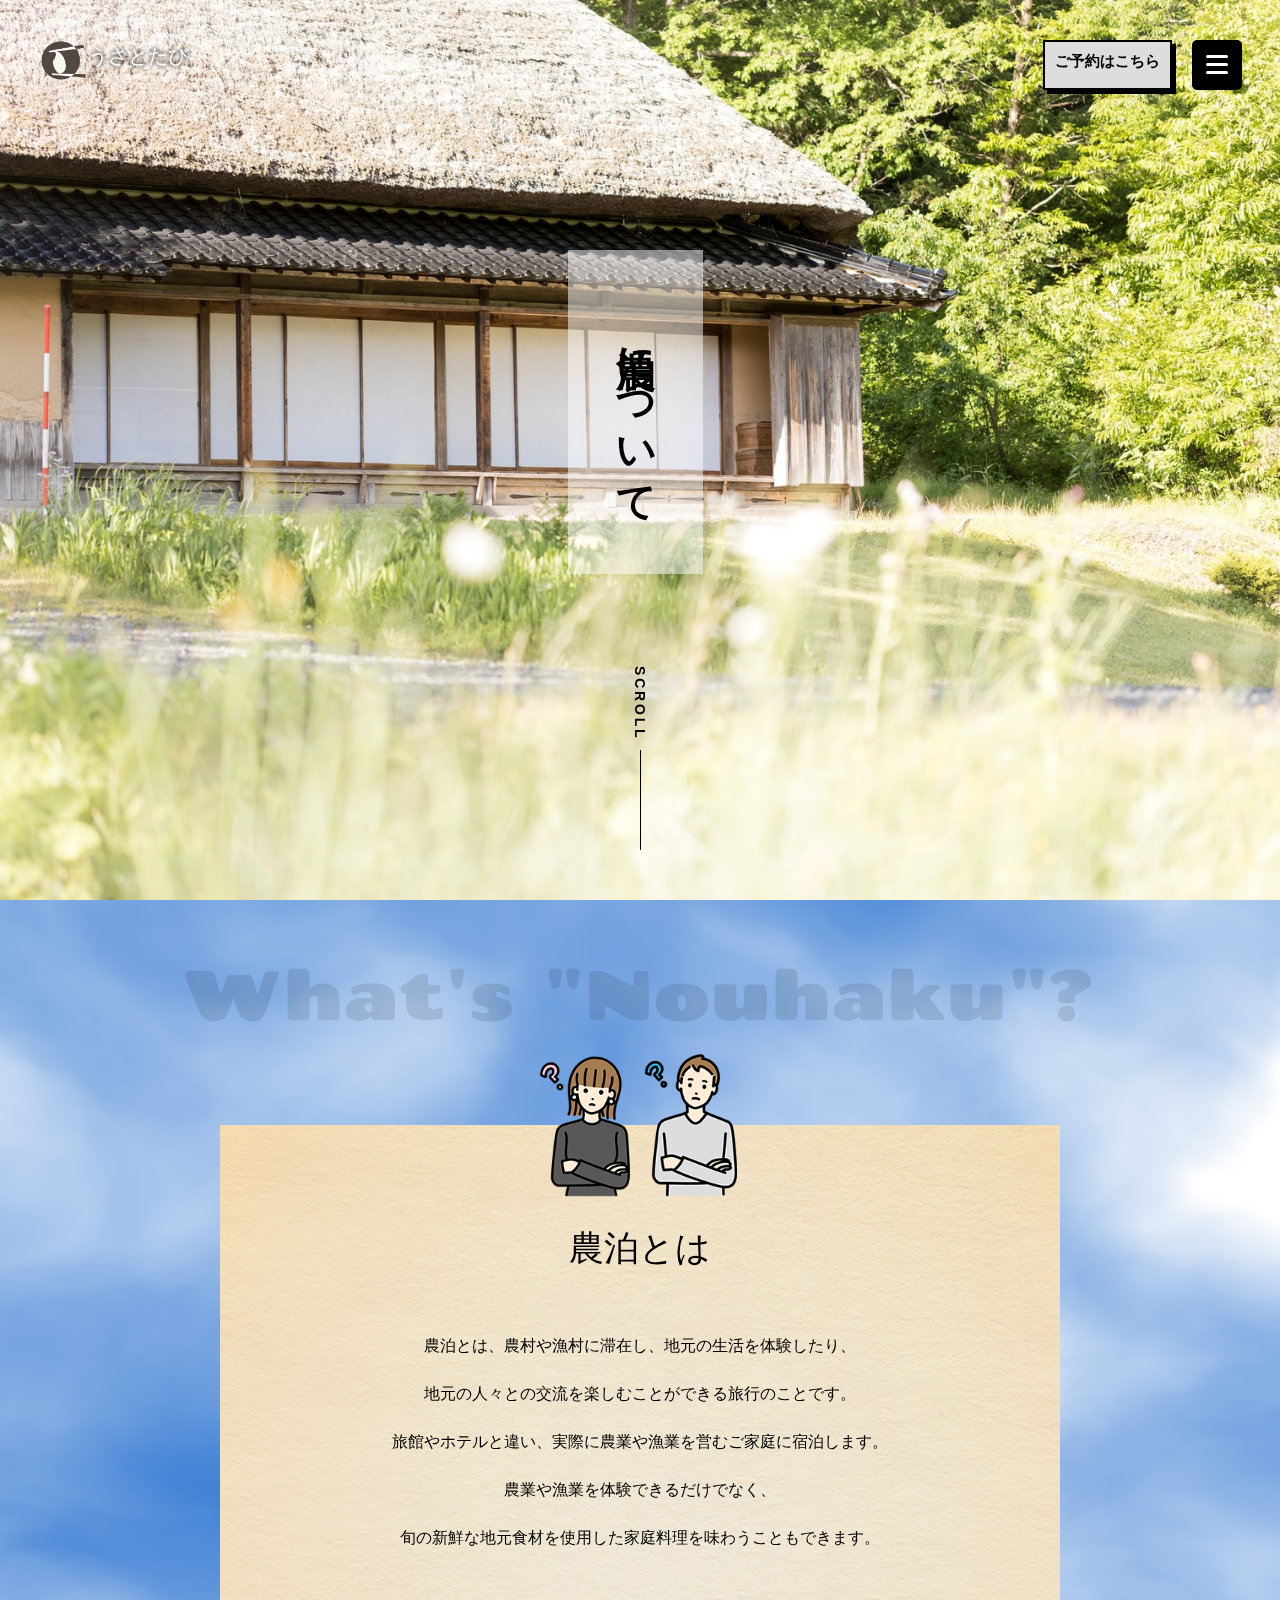
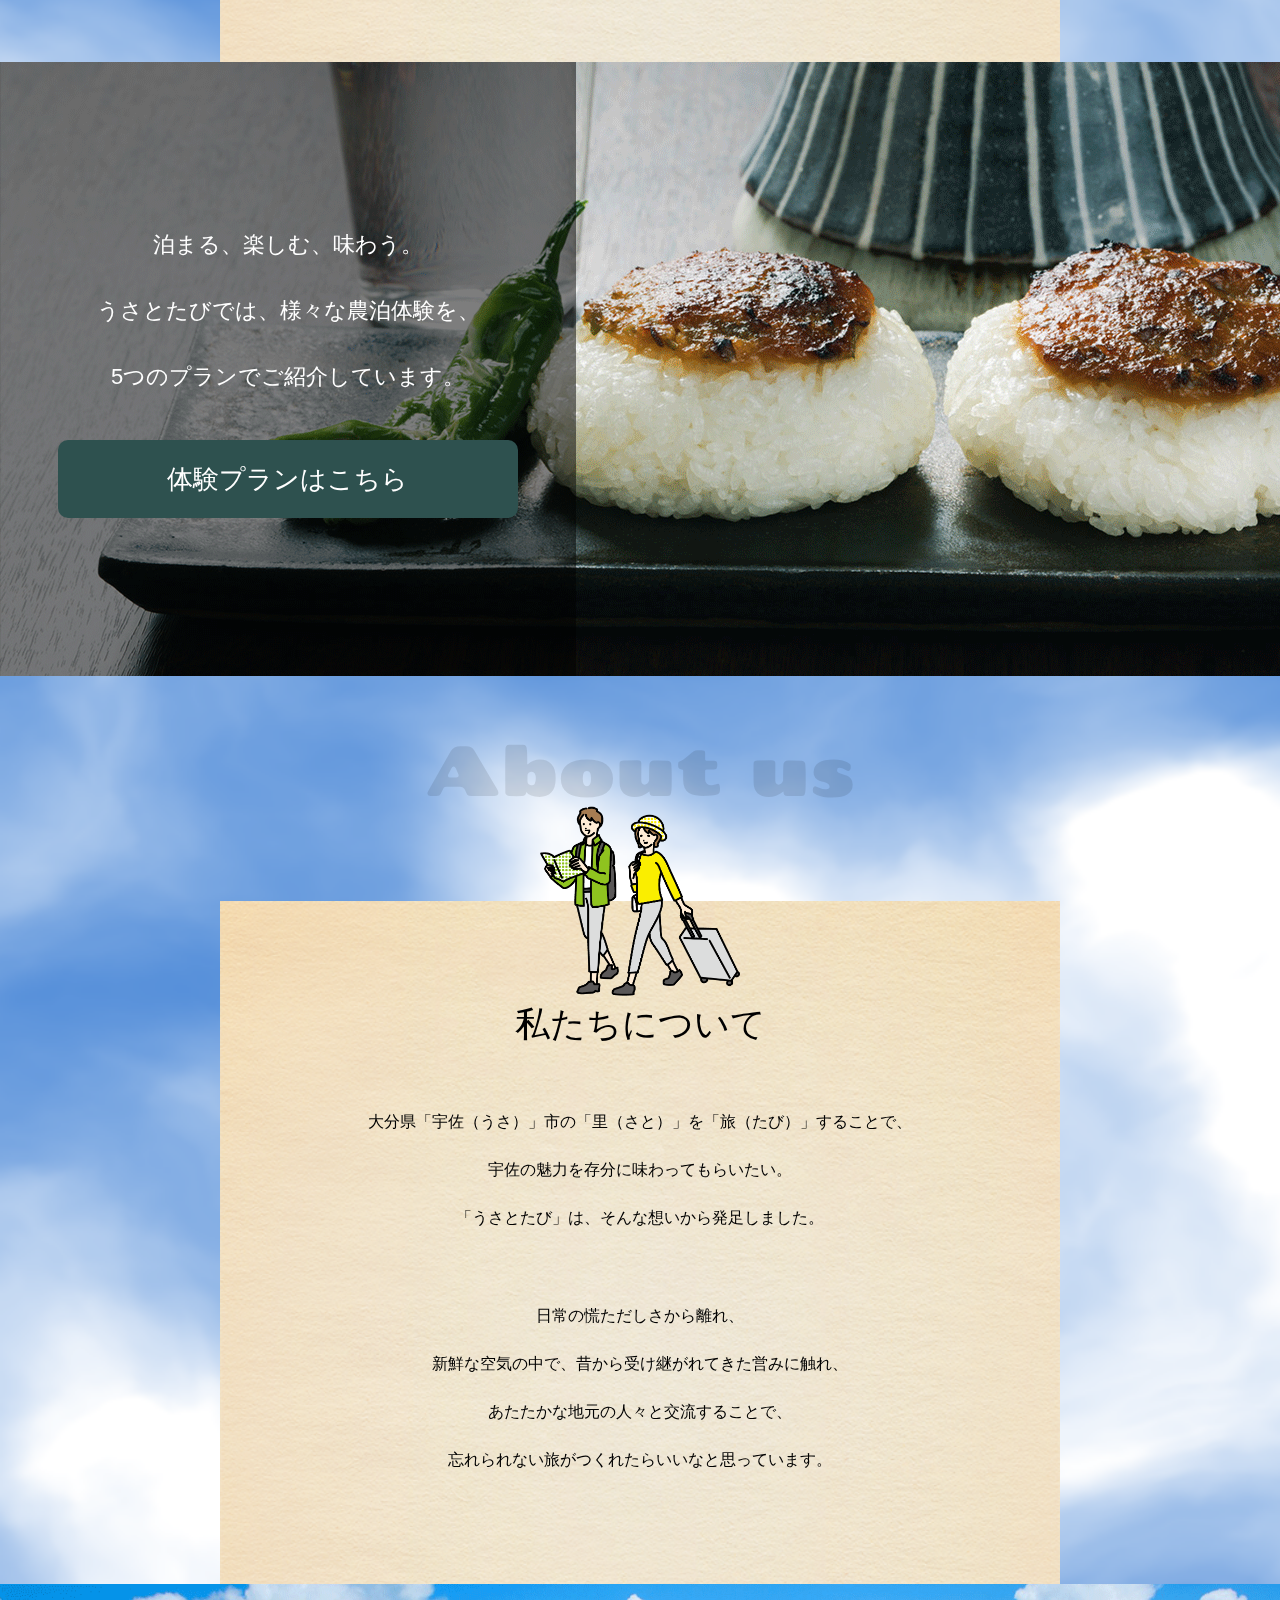
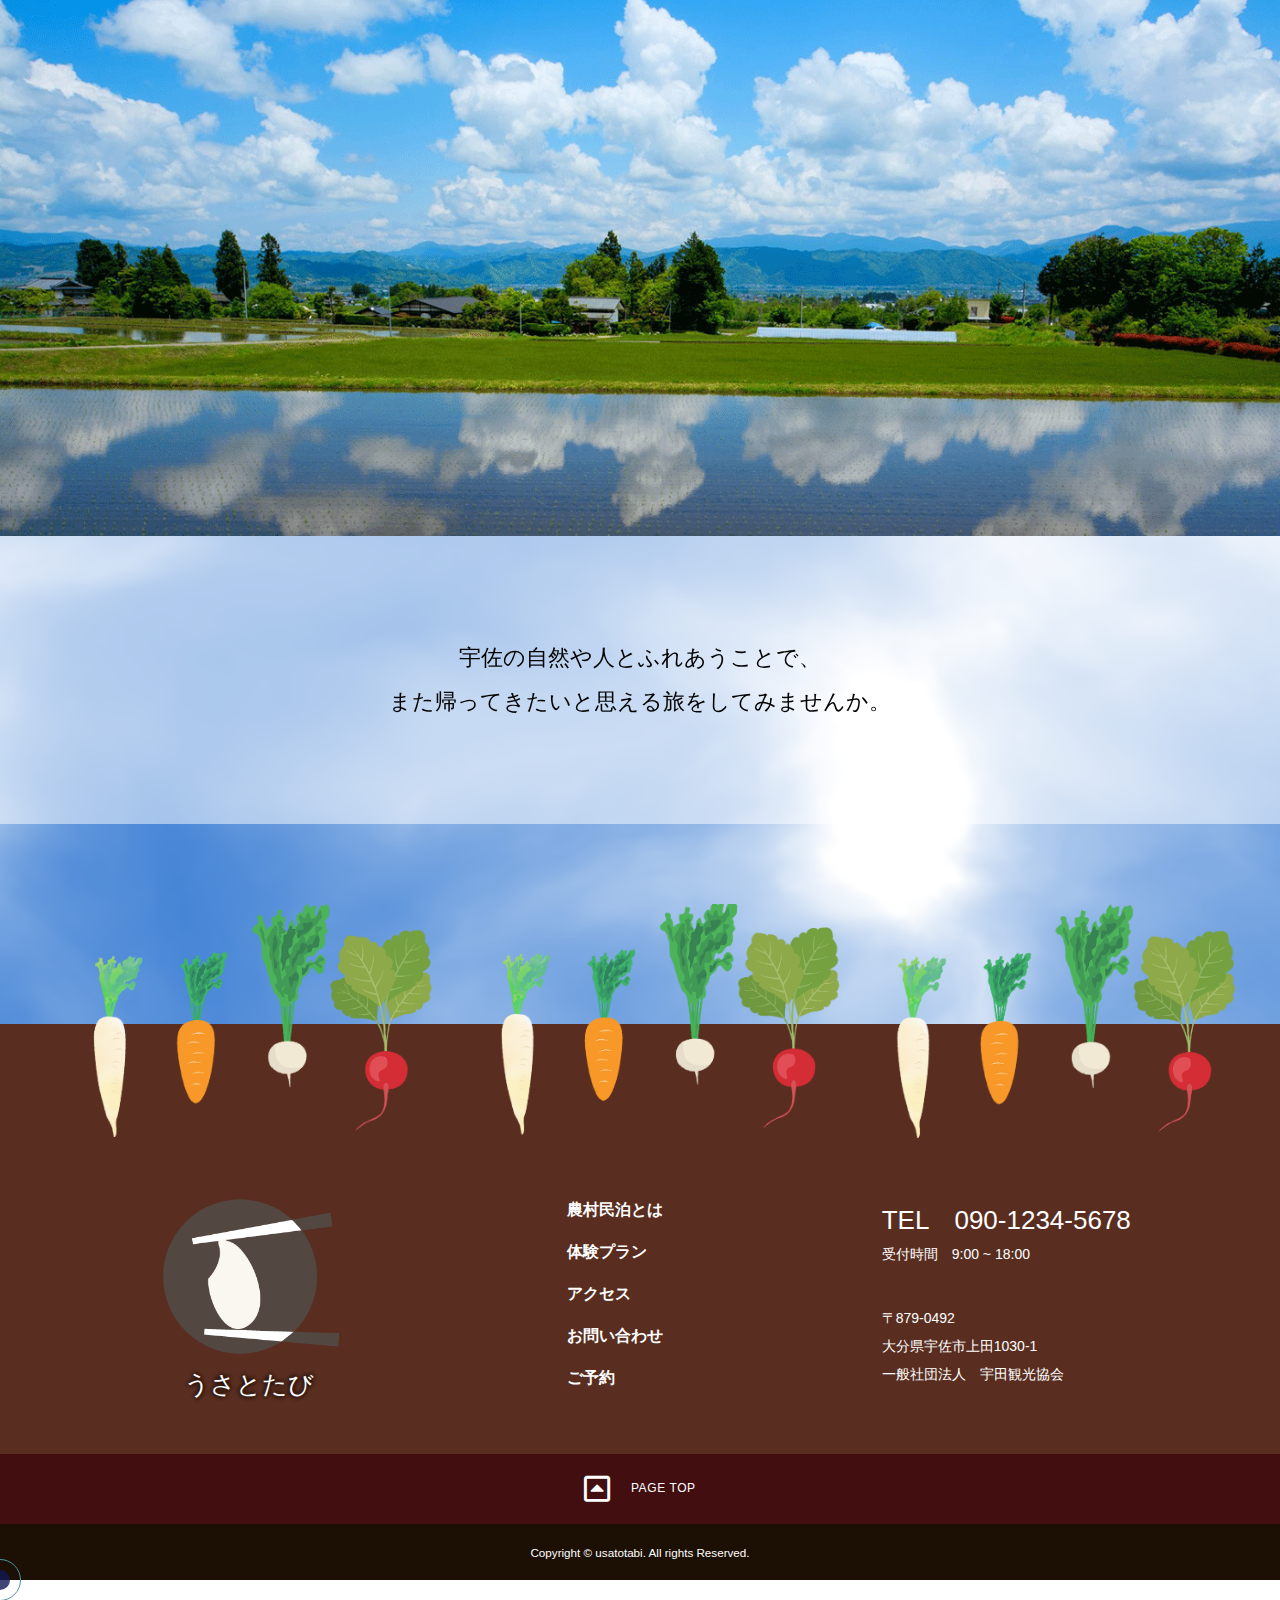
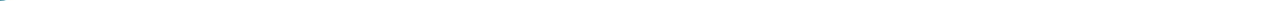
<file: about/index.html>
<!DOCTYPE html>
<html lang="ja">
<!-- aboutページ -->

<head>
    <meta charset="UTF-8">
    <meta name="viewport" content="width=device-width, initial-scale=1.0">
    <link rel="icon" href="../favicon.ico">
    <link rel="preconnect" href="https://fonts.googleapis.com">
    <link rel="preconnect" href="https://fonts.gstatic.com" crossorigin>
    <link href="https://fonts.googleapis.com/css2?family=Chango&display=swap" rel="stylesheet">
    <link href="https://use.fontawesome.com/releases/v5.6.1/css/all.css" rel="stylesheet">
    <link rel="stylesheet" href="../assets/css/reset.css">
    <link rel="stylesheet" type="text/css" href="../assets/css/slick-theme.css">
    <link rel="stylesheet" type="text/css" href="../assets/css/slick.css">
    <link rel="stylesheet" href="../assets/css/style.css">
    <link rel="stylesheet" href="../assets/css/about.css">
    <script src="../assets/js/jquery-3.6.0.min.js"></script>

    <title>Usatotabi | 宇佐観光協会</title>
</head>

<body>
    <header class="ds_f j_sb">
        <div class="logo">
            <a href="../index.html" class="ds_f">
                <img src="../assets/images/common/logo.png" alt="ロゴ">
                <p class="logo_text">うさとたび</p>
            </a>
        </div>
        <div class="ds_f j_sb">
            <!-- 予約ボタン -->
            <div class="r_btn">
                <a href="../reservation/index.html">ご予約はこちら</a>
            </div>
            <!-- ハンバーガーボタン -->
            <a class="openbtn1">
                <div class="openbtn-area">
                    <span></span><span></span><span></span>
                </div>
            </a>

            <!-- ナビゲーション -->
            <nav id="g-nav">
                <a href="../index.html">
                    <img src="../assets/images/common/logo.png" alt="ロゴ">
                    <p class="logo_text">うさとたび</p>
                </a>
                <ul>
                    <li><a href="../about/index.html"><span>About</span>農泊について</a></li>
                    <li><a href="../plan/index.html"><span>Plan</span>体験プラン</a></li>
                    <li><a href="../access/index.html"><span>Access</span>アクセス</a></li>
                    <li><a href="../contact/index.html"><span>Contact</span>コンタクト</a></li>
                    <li><a href="../reservation/index.html"><span>Reservation</span>ご予約</a></li>
                    <li class="ds_f sns">
                        <a href="#"><img src="../assets/images/common/facebook.png" alt="facebook"></a>
                        <a href="#"><img src="../assets/images/common/instagram.png" alt="instagram"></a>
                        <a href="#"><img src="../assets/images/common/twitter.png" alt="twitter"></a>
                    </li>
                </ul>
                <img class="travel_woman" src="../assets/images/common/travel_woman.png" alt="">
            </nav>
            <div class="circle-bg"></div>
        </div>
    </header>

    <main>
        <div id="main_visual">
            <div class="center">
                <h1 id="mainHeading" class="logo_text">農泊について</h1>
                <a href="#">Scroll</a>
            </div>
        </div>

        <div class="contents">
            <section class="content inner">
                <p class="a_text">What's "Nouhaku"?</p>
                <img src="../assets/images/about/question.png" alt="">
                <div class="a_box">
                    <h2>農泊とは</h2>
                    <p>農泊とは、農村や漁村に滞在し、地元の生活を体験したり、<br>地元の人々との交流を楽しむことができる旅行のことです。<br>旅館やホテルと違い、実際に農業や漁業を営むご家庭に宿泊します。<br>農業や漁業を体験できるだけでなく、<br>旬の新鮮な地元食材を使用した家庭料理を味わうこともできます。
                    </p>
                </div>
            </section>
            <div class="plan">
                <div class="plan_text">
                    <p>泊まる、楽しむ、味わう。<br>うさとたびでは、様々な農泊体験を、<br>5つのプランでご紹介しています。</p>
                    <a href="#">体験プランはこちら</a>
                </div>
            </div>
            <section class="content inner">
                <p class="a_text">About us</p>
                <img src="../assets/images/about/travel.png" alt="">
                <div class="a_box">
                    <h2>私たちについて</h2>
                    <p class="first_text">
                        大分県「宇佐（うさ）」市の「里（さと）」を「旅（たび）」することで、<br>宇佐の魅力を存分に味わってもらいたい。<br>「うさとたび」は、そんな想いから発足しました。</p>
                    <p>日常の慌ただしさから離れ、<br>新鮮な空気の中で、昔から受け継がれてきた営みに触れ、<br>あたたかな地元の人々と交流することで、<br>忘れられない旅がつくれたらいいなと思っています。
                    </p>
                </div>
            </section>
            <img  class="sky" src="../assets/images/about/sky.gif" alt="">
            <p class="last_text">宇佐の自然や人とふれあうことで、<br>また帰ってきたいと思える旅をしてみませんか。</p>
        </div>
    </main>
    
    <footer>
        <img class="vegetable v_pc" src="../assets/images/top/bg_footer_all.png" alt="">
        <img class="vegetable v_sp" src="../assets/images/top/bg_footer_two.png" alt="">
        <div class="footer_bg ds_f j_sb">
            <div class="footer_logo">
                <img src="../assets/images/common/logo.png" alt="">
                <p class="logo_text">うさとたび</p>
            </div>
            <ul>
                <li><a href="#">農村民泊とは</a></li>
                <li><a href="../plan/index.html">体験プラン</a></li>
                <li><a href="../access/index.html">アクセス</a></li>
                <li><a href="../contact/index.html">お問い合わせ</a></li>
                <li><a href="../reservation/index.html">ご予約</a></li>
            </ul>
            <div class="footer_address">
                <a class="tel" href="tel:090-1234-5678">TEL　090-1234-5678</a>
                <p>受付時間　9:00 ~ 18:00</p>
                <address>
                    〒879-0492<br>
                    大分県宇佐市上田1030-1<br>
                    一般社団法人　宇田観光協会
                </address>
            </div>
        </div>
        <p id="page-top"><a href="#"><i class="far fa-caret-square-up"></i>Page Top</a></p>
        <p class="copyright"><small>Copyright &copy; usatotabi. All rights Reserved.</small></p>
    </footer>
    
    <!-- マウスストーカー -->
    <div class="cursor">
        <span class="dot1"></span>
        <span class="dot2"></span>
    </div>

    <script src="../assets/js/slick.min.js"></script>
    <script src="../assets/js/script.js"></script>
    <script src="../assets/js/three.r119.min.js"></script>
    <script src="../assets/js/vanta.fog.min.js"></script>
    <script>
        VANTA.FOG({
            el: "main .contents",
            mouseControls: true,
            touchControls: true,
            gyroControls: false,
            minHeight: 200.00,
            minWidth: 200.00,
            highlightColor: 0xffffff,
            midtoneColor: 0xffffff,
            lowlightColor: 0xffffff,
            baseColor: 0x3479d2,
            blurFactor: 0.57,
            speed: 1.40,
            zoom: 3.00
        })
    </script>
</body>
</file>
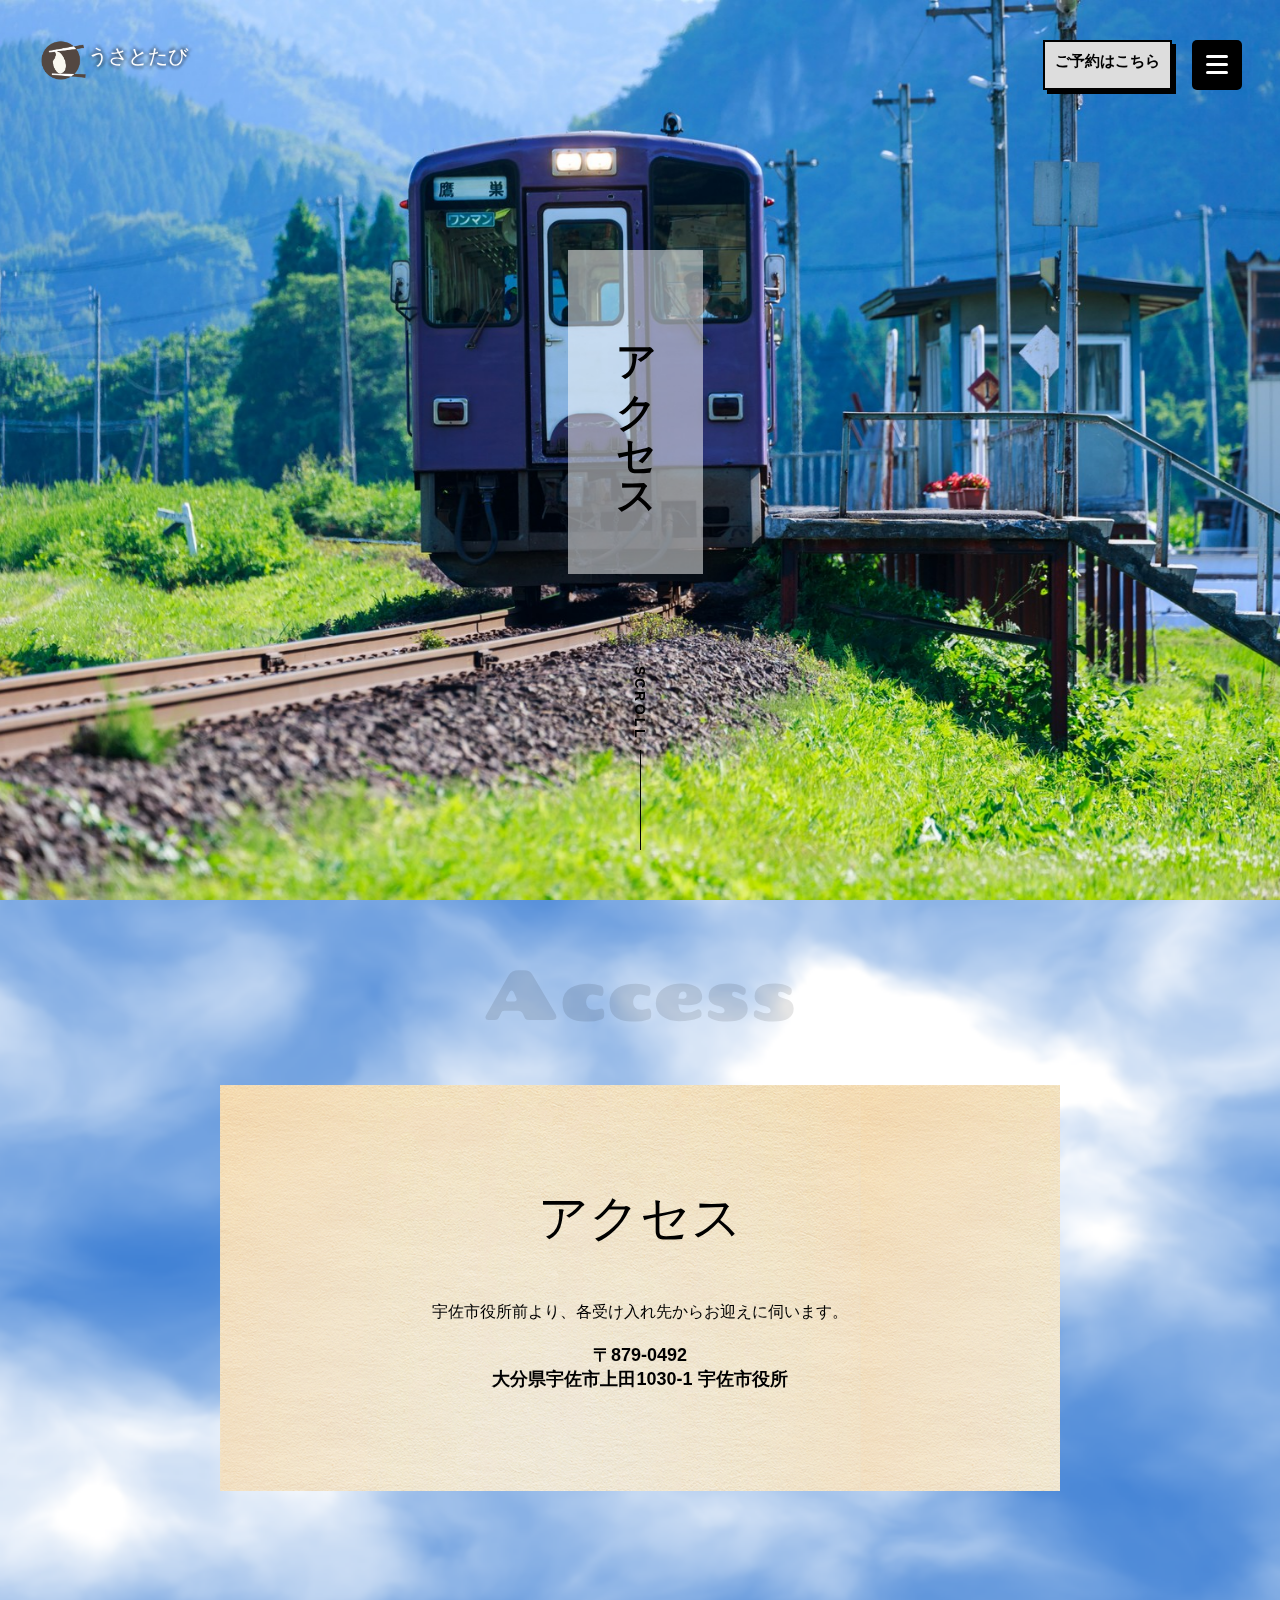
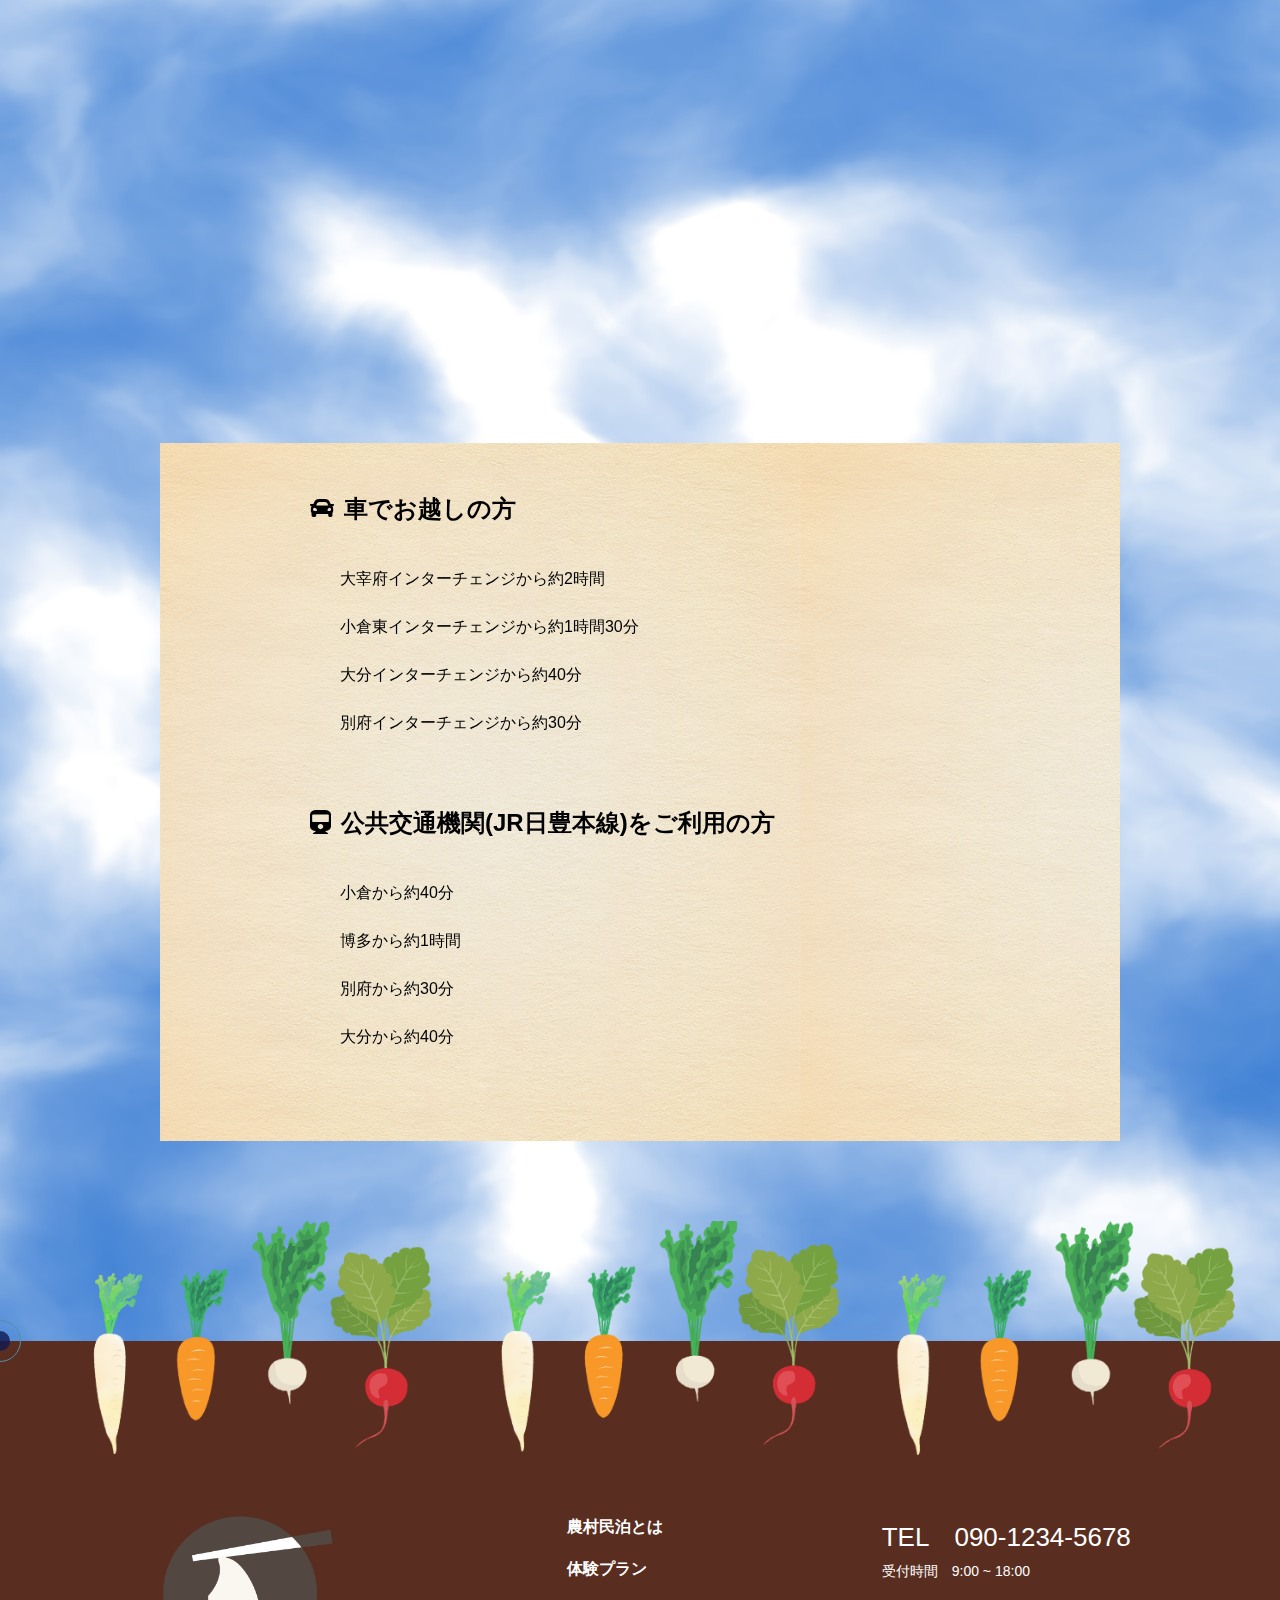
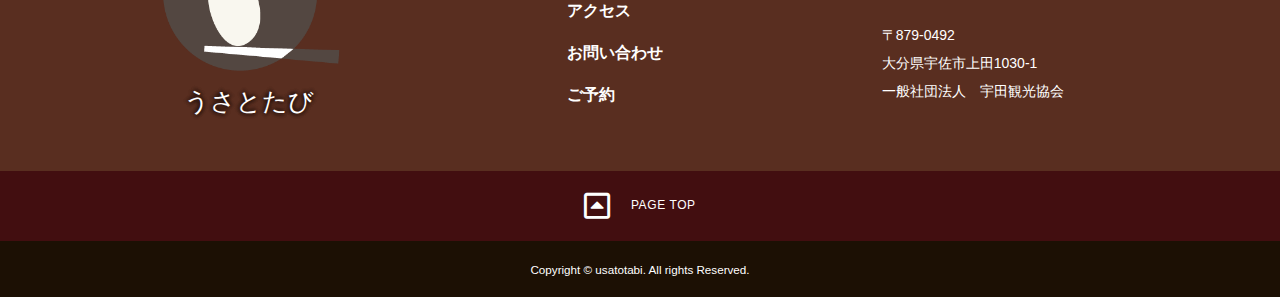
<file: access/index.html>
<!DOCTYPE html>
<html lang="ja">
<!-- accessページ -->

<head>
    <meta charset="UTF-8">
    <meta name="viewport" content="width=device-width, initial-scale=1.0">
    <link rel="icon" href="../favicon.ico">
    <link rel="preconnect" href="https://fonts.googleapis.com">
    <link rel="preconnect" href="https://fonts.gstatic.com" crossorigin>
    <link href="https://fonts.googleapis.com/css2?family=Chango&display=swap" rel="stylesheet">
    <link href="https://use.fontawesome.com/releases/v5.6.1/css/all.css" rel="stylesheet">
    <link rel="stylesheet" href="../assets/css/reset.css">
    <link rel="stylesheet" type="text/css" href="../assets/css/slick-theme.css">
    <link rel="stylesheet" type="text/css" href="../assets/css/slick.css">
    <link rel="stylesheet" href="../assets/css/style.css">
    <link rel="stylesheet" href="../assets/css/access.css">
    <script src="../assets/js/jquery-3.6.0.min.js"></script>

    <title>Usatotabi | 宇佐観光協会</title>
</head>

<body>
    <header class="ds_f j_sb">
        <div class="logo">
            <a href="../index.html" class="ds_f">
                <img src="../assets/images/common/logo.png" alt="ロゴ">
                <p class="logo_text">うさとたび</p>
            </a>
        </div>
        <div class="ds_f j_sb">
            <!-- 予約ボタン -->
            <div class="r_btn">
                <a href="../reservation/index.html">ご予約はこちら</a>
            </div>
            <!-- ハンバーガーボタン -->
            <a class="openbtn1">
                <div class="openbtn-area">
                    <span></span><span></span><span></span>
                </div>
            </a>

            <!-- ナビゲーション -->
            <nav id="g-nav">
                <a href="../index.html">
                    <img src="../assets/images/common/logo.png" alt="ロゴ">
                    <p class="logo_text">うさとたび</p>
                </a>
                <ul>
                    <li><a href="../about/index.html"><span>About</span>農泊について</a></li>
                    <li><a href="../plan/index.html"><span>Plan</span>体験プラン</a></li>
                    <li><a href="../access/index.html"><span>Access</span>アクセス</a></li>
                    <li><a href="../contact/index.html"><span>Contact</span>コンタクト</a></li>
                    <li><a href="../reservation/index.html"><span>Reservation</span>ご予約</a></li>
                    <li class="ds_f sns">
                        <a href="#"><img src="../assets/images/common/facebook.png" alt="facebook"></a>
                        <a href="#"><img src="../assets/images/common/instagram.png" alt="instagram"></a>
                        <a href="#"><img src="../assets/images/common/twitter.png" alt="twitter"></a>
                    </li>
                </ul>
                <img class="travel_woman" src="../assets/images/common/travel_woman.png" alt="">
            </nav>
            <div class="circle-bg"></div>
        </div>
    </header>

    <main>
        <div id="main_visual">
            <div class="center">
                <h1 id="mainHeading" class="logo_text">アクセス</h1>
                <a href="#">Scroll</a>
            </div>
        </div>

        <div class="contents">
            <section class="content inner">
                <p class="a_text">Access</p>
                <div class="a_box">
                    <h2>アクセス</h2>
                    <p>宇佐市役所前より、各受け入れ先からお迎えに伺います。</p>

                    <address>
                        <span>〒879-0492</span>大分県宇佐市上田1030-1  宇佐市役所
                    </address>
                </div>
                <iframe
                    src="https://www.google.com/maps/embed?pb=!1m18!1m12!1m3!1d3325.809998095191!2d131.34808261520152!3d33.53232528075067!2m3!1f0!2f0!3f0!3m2!1i1024!2i768!4f13.1!3m3!1m2!1s0x3544061c96d114a9%3A0x5e7a1673fa093740!2z5a6H5L2Q5biC5b255omA!5e0!3m2!1sja!2sjp!4v1642994022960!5m2!1sja!2sjp"
                    style="border:0;" allowfullscreen="" loading="lazy"></iframe>
                <div class="guide">
                    <h3><i class="fas fa-car"></i>車でお越しの方</h3>
                    <ul>
                        <li>大宰府インターチェンジから約2時間</li>
                        <li>小倉東インターチェンジから約1時間30分</li>
                        <li>大分インターチェンジから約40分</li>
                        <li>別府インターチェンジから約30分</li>
                    </ul>
                    <h3><i class="fas fa-train"></i>公共交通機関(JR日豊本線)をご利用の方</h3>
                    <ul>
                        <li>小倉から約40分</li>
                        <li>博多から約1時間</li>
                        <li>別府から約30分</li>
                        <li>大分から約40分</li>
                    </ul>
                </div>
            </section>
        </div>
    </main>
    
    <!-- マウスストーカー -->
    <div class="cursor">
        <span class="dot1"></span>
        <span class="dot2"></span>
    </div>

    
    <footer>
        <img class="vegetable v_pc" src="../assets/images/top/bg_footer_all.png" alt="">
        <img class="vegetable v_sp" src="../assets/images/top/bg_footer_two.png" alt="">
        <div class="footer_bg ds_f j_sb">
            <div class="footer_logo">
                <img src="../assets/images/common/logo.png" alt="">
                <p class="logo_text">うさとたび</p>
            </div>
            <ul>
                <li><a href="../about/index.html">農村民泊とは</a></li>
                <li><a href="../plan/index.html">体験プラン</a></li>
                <li><a href="#">アクセス</a></li>
                <li><a href="../contact/index.html">お問い合わせ</a></li>
                <li><a href="../reservation/index.html">ご予約</a></li>
            </ul>
            <div class="footer_address">
                <a class="tel" href="tel:090-1234-5678">TEL　090-1234-5678</a>
                <p>受付時間　9:00 ~ 18:00</p>
                <address>
                    〒879-0492<br>
                    大分県宇佐市上田1030-1<br>
                    一般社団法人　宇田観光協会
                </address>
            </div>
        </div>
        <p id="page-top"><a href="#"><i class="far fa-caret-square-up"></i>Page Top</a></p>
        <p class="copyright"><small>Copyright &copy; usatotabi. All rights Reserved.</small></p>
    </footer>

    <script src="../assets/js/slick.min.js"></script>
    <script src="../assets/js/script.js"></script>
    <script src="../assets/js/three.r119.min.js"></script>
    <script src="../assets/js/vanta.fog.min.js"></script>
    <script>
        VANTA.FOG({
            el: "main .contents",
            mouseControls: true,
            touchControls: true,
            gyroControls: false,
            minHeight: 200.00,
            minWidth: 200.00,
            highlightColor: 0xffffff,
            midtoneColor: 0xffffff,
            lowlightColor: 0xffffff,
            baseColor: 0x3479d2,
            blurFactor: 0.57,
            speed: 1.40,
            zoom: 3.00
        })
    </script>
</body>
</file>
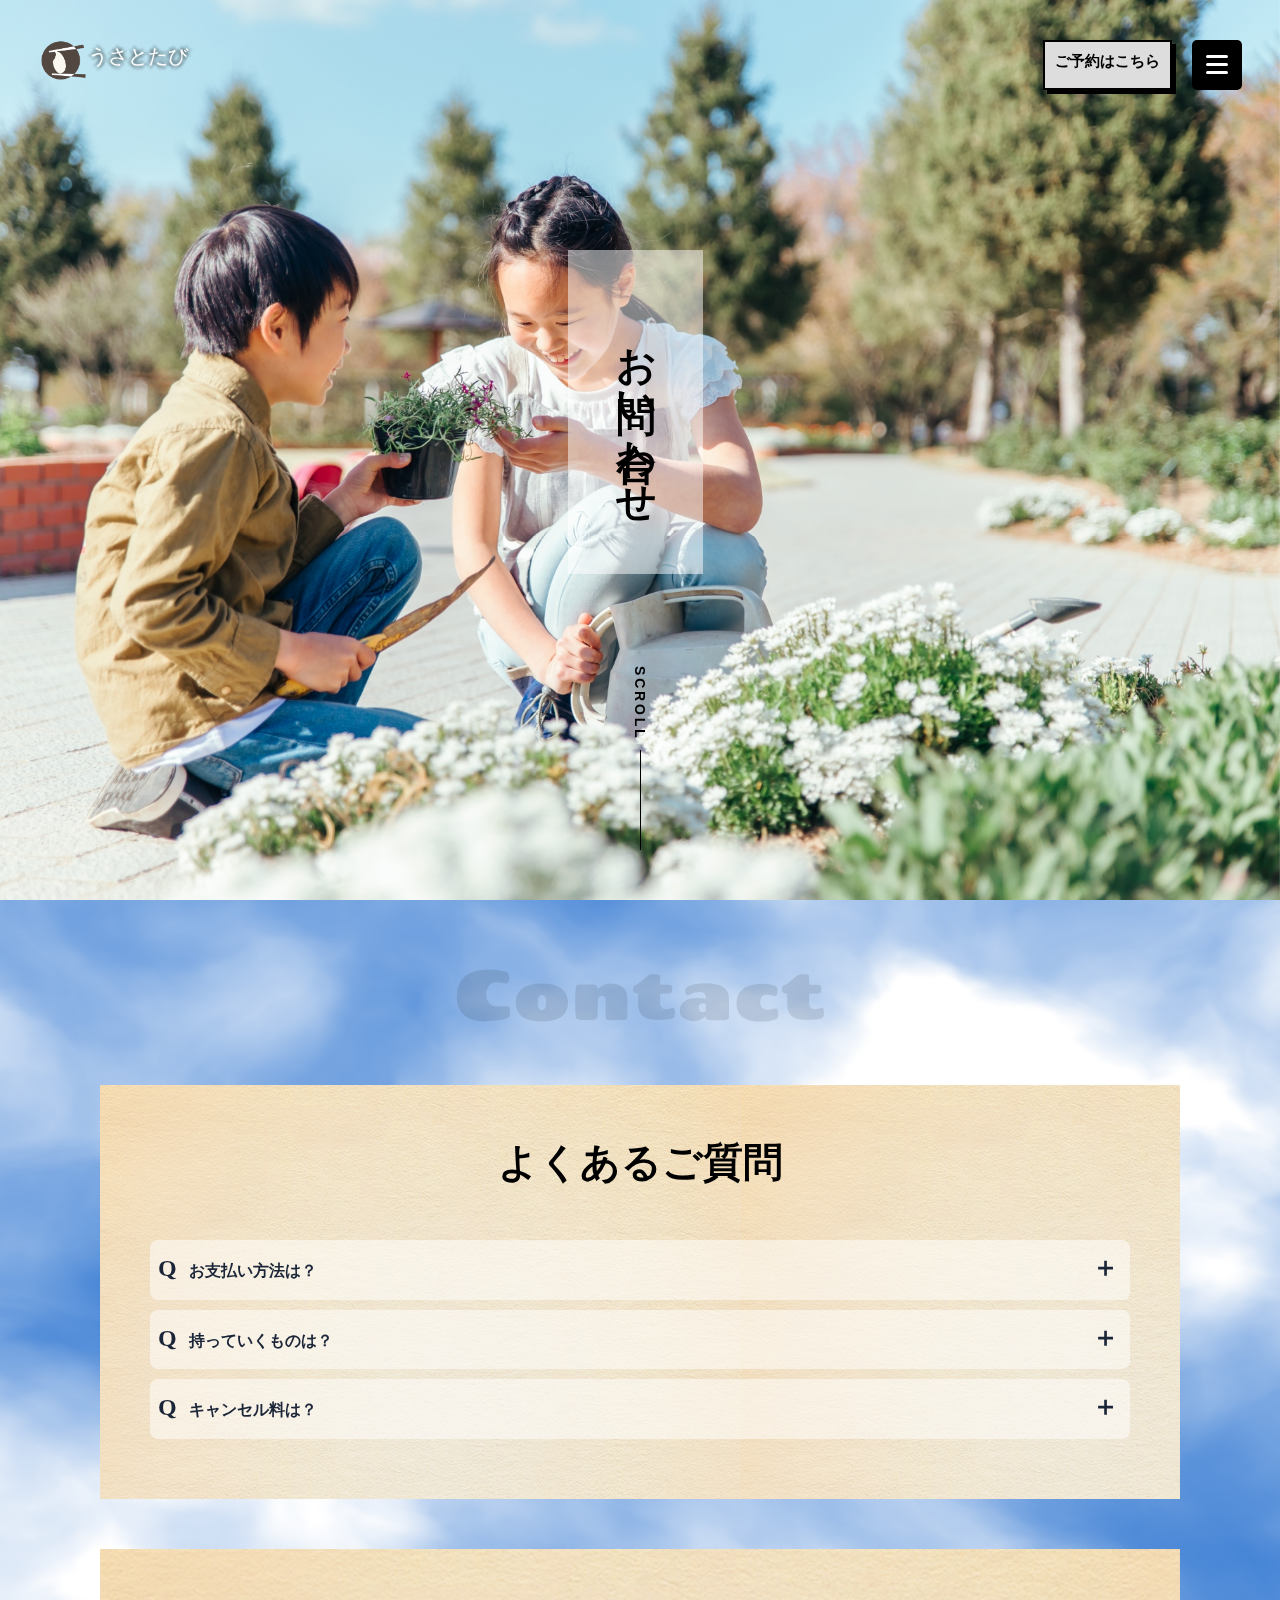
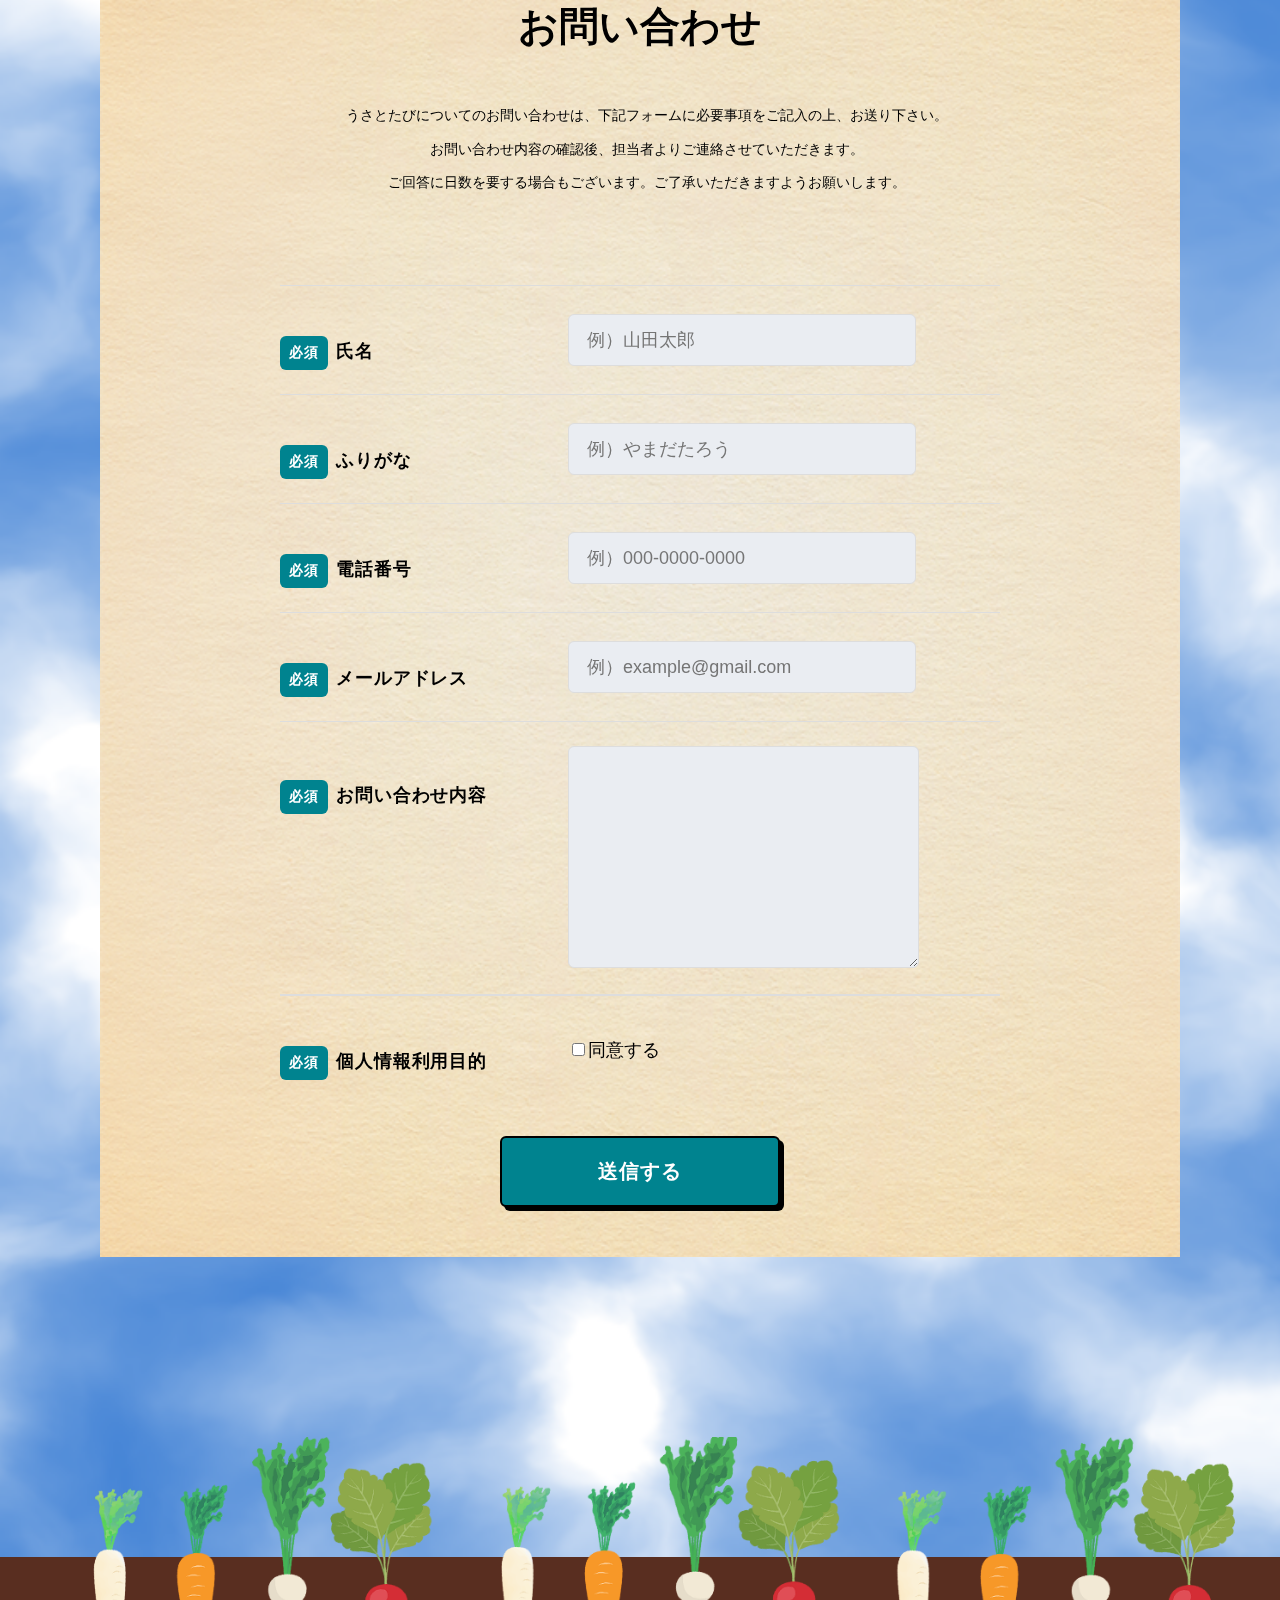
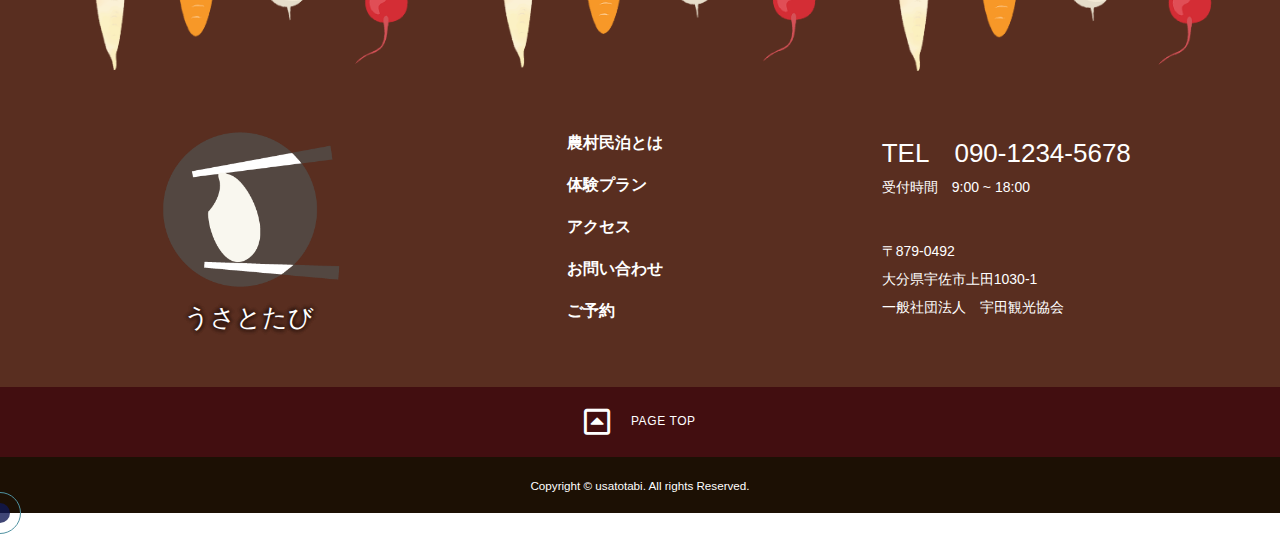
<file: contact/index.html>
<!DOCTYPE html>
<html lang="ja">
<!-- contactページ -->

<head>
    <meta charset="UTF-8">
    <meta name="viewport" content="width=device-width, initial-scale=1.0">
    <link rel="icon" href="../favicon.ico">
    <link rel="preconnect" href="https://fonts.googleapis.com">
    <link rel="preconnect" href="https://fonts.gstatic.com" crossorigin>
    <link href="https://fonts.googleapis.com/css2?family=Chango&display=swap" rel="stylesheet">
    <link href="https://use.fontawesome.com/releases/v5.6.1/css/all.css" rel="stylesheet">
    <link rel="stylesheet" href="../assets/css/reset.css">
    <link rel="stylesheet" type="text/css" href="../assets/css/slick-theme.css">
    <link rel="stylesheet" type="text/css" href="../assets/css/slick.css">
    <link rel="stylesheet" href="../assets/css/style.css">
    <link rel="stylesheet" href="../assets/css/contact.css">
    <script src="../assets/js/jquery-3.6.0.min.js"></script>

    <title>Usatotabi | 宇佐観光協会</title>
</head>

<body>
    <header class="ds_f j_sb">
        <div class="logo">
            <a href="../index.html" class="ds_f">
                <img src="../assets/images/common/logo.png" alt="ロゴ">
                <p class="logo_text">うさとたび</p>
            </a>
        </div>
        <div class="ds_f j_sb">
            <!-- 予約ボタン -->
            <div class="r_btn">
                <a href="../reservation/index.html">ご予約はこちら</a>
            </div>
            <!-- ハンバーガーボタン -->
            <a class="openbtn1">
                <div class="openbtn-area">
                    <span></span><span></span><span></span>
                </div>
            </a>

            <!-- ナビゲーション -->
            <nav id="g-nav">
                <a href="../index.html">
                    <img src="../assets/images/common/logo.png" alt="ロゴ">
                    <p class="logo_text">うさとたび</p>
                </a>
                <ul>
                    <li><a href="../about/index.html"><span>About</span>農泊について</a></li>
                    <li><a href="../plan/index.html"><span>Plan</span>体験プラン</a></li>
                    <li><a href="../access/index.html"><span>Access</span>アクセス</a></li>
                    <li><a href="../contact/index.html"><span>Contact</span>コンタクト</a></li>
                    <li><a href="../reservation/index.html"><span>Reservation</span>ご予約</a></li>
                    <li class="ds_f sns">
                        <a href="#"><img src="../assets/images/common/facebook.png" alt="facebook"></a>
                        <a href="#"><img src="../assets/images/common/instagram.png" alt="instagram"></a>
                        <a href="#"><img src="../assets/images/common/twitter.png" alt="twitter"></a>
                    </li>
                </ul>
                <img class="travel_woman" src="../assets/images/common/travel_woman.png" alt="">
            </nav>
            <div class="circle-bg"></div>
        </div>
    </header>


    <main>
        <div id="main_visual">
            <div class="center">
                <h1 id="mainHeading" class="logo_text">お問い合わせ</h1>
                <a href="#">Scroll</a>
            </div>
        </div>

        <div class="contents">
            <section class="content inner">
                <p class="a_text">Contact</p>
                <div class="a_box">
                    <div class="qa">
                        <h2>よくあるご質問</h2>
                        <div class="cp_qa">
                            <div class="cp_actab">
                                <input id="cp_tabfour031" type="checkbox" name="tabs">
                                <label for="cp_tabfour031">お支払い方法は？</label>
                                <div class="cp_actab-content">
                                    <p>ご予約時にクレジットカードでの精算をお願いします。</p>
                                </div>
                            </div>
                            <div class="cp_actab">
                                <input id="cp_tabfour032" type="checkbox" name="tabs">
                                <label for="cp_tabfour032">持っていくものは？</label>
                                <div class="cp_actab-content">
                                    <p>一般的なホテル等とは異なり、歯ブラシや寝巻、タオル等のアメニティはございませんのでご持参下さい。</p>
                                </div>
                            </div>
                            <div class="cp_actab">
                                <input id="cp_tabfour033" type="checkbox" name="tabs">
                                <label for="cp_tabfour033">キャンセル料は？</label>
                                <div class="cp_actab-content">
                                    <p>宿泊日の3日前〜：30％以内<br>宿泊日の前日：40％以内<br>宿泊日の当日：100%以内</p>
                                </div>
                            </div>
                        </div>
                    </div>
                    <div class="contact">
                        <h2>お問い合わせ</h2>
                        <p>うさとたびについてのお問い合わせは、下記フォームに必要事項をご記入の上、お送り下さい。</p>
                        <p>お問い合わせ内容の確認後、担当者よりご連絡させていただきます。</p>
                        <p>ご回答に日数を要する場合もございます。ご了承いただきますようお願いします。</p>
                        <div class="Form">
                            <div class="Form-Item">
                                <p class="Form-Item-Label">
                                    <span class="Form-Item-Label-Required">必須</span>氏名
                                </p>
                                <div id="nameSection">
                                    <span class="alert">漢字で氏名をご記入下さい。</span>
                                    <input type="text" id="nameText" class="Form-Item-Input" placeholder="例）山田太郎">
                                </div>
                            </div>
                            <div class="Form-Item">
                                <p class="Form-Item-Label"><span class="Form-Item-Label-Required">必須</span>ふりがな</p>
                                <div id="kanaSection">
                                    <span class="alert">ひらがなで氏名をご記入下さい。</span>
                                    <input type="text" id="kanaText" class="Form-Item-Input" placeholder="例）やまだたろう">
                                </div>
                            </div>
                            <div class="Form-Item">
                                <p class="Form-Item-Label"><span class="Form-Item-Label-Required">必須</span>電話番号</p>
                                <div id="telSection">
                                    <span class="alert">電話番号をご記入下さい。</span>
                                    <input type="text" id="tel" class="Form-Item-Input" placeholder="例）000-0000-0000">
                                </div>
                            </div>
                            <div class="Form-Item">
                                <p class="Form-Item-Label"><span class="Form-Item-Label-Required">必須</span>メールアドレス</p>
                                <div id="emailSection">
                                    <span class="alert">半角英数字でメールアドレスをご記入下さい。</span>
                                    <input type="email" id="email" class="Form-Item-Input" placeholder="例）example@gmail.com">
                                </div>
                            </div>
                            <div class="Form-Item">
                                <p class="Form-Item-Label isMsg"><span
                                        class="Form-Item-Label-Required">必須</span>お問い合わせ内容</p>
                                <div id="msgSection">
                                    <span class="alert">お問い合わせ内容をご記入下さい。</span>
                                    <textarea id="msg" class="Form-Item-Textarea"></textarea>
                                </div>
                            </div>
                            <div class="Form-Item">
                                <p class="Form-Item-Label"><span class="Form-Item-Label-Required">必須</span>個人情報利用目的</p>
                                <div id="checkSection">
                                    <span class="alert">同意するにチェックして下さい。</span>
                                    <label><input type="checkbox" id="check" name="check">同意する</label>
                                </div>
                            </div>
                            <input type="submit" class="Form-Btn" value="送信する">
                        </div>
                    </div>
                </div>
            </section>
        </div>
    </main>


    <footer>
        <img class="vegetable v_pc" src="../assets/images/top/bg_footer_all.png" alt="">
        <img class="vegetable v_sp" src="../assets/images/top/bg_footer_two.png" alt="">
        <div class="footer_bg ds_f j_sb">
            <div class="footer_logo">
                <img src="../assets/images/common/logo.png" alt="">
                <p class="logo_text">うさとたび</p>
            </div>
            <ul>
                <li><a href="../about/index.html">農村民泊とは</a></li>
                <li><a href="../plan/index.html">体験プラン</a></li>
                <li><a href="../access/index.html">アクセス</a></li>
                <li><a href="#">お問い合わせ</a></li>
                <li><a href="../reservation/index.html">ご予約</a></li>
            </ul>
            <div class="footer_address">
                <p class="tel">TEL　090-1234-5678</p>
                <p>受付時間　9:00 ~ 18:00</p>
                <address>
                    〒879-0492<br>
                    大分県宇佐市上田1030-1<br>
                    一般社団法人　宇田観光協会
                </address>
            </div>
        </div>
        <p id="page-top"><a href="#"><i class="far fa-caret-square-up"></i>Page Top</a></p>
        <p class="copyright"><small>Copyright &copy; usatotabi. All rights Reserved.</small></p>
    </footer>
    
    <!-- マウスストーカー -->
    <div class="cursor">
        <span class="dot1"></span>
        <span class="dot2"></span>
    </div>

    <script src="../assets/js/slick.min.js"></script>
    <script src="../assets/js/script.js"></script>
    <script src="../assets/js/three.r119.min.js"></script>
    <script src="../assets/js/vanta.fog.min.js"></script>
    <script>
        VANTA.FOG({
            el: "main .contents",
            mouseControls: true,
            touchControls: true,
            gyroControls: false,
            minHeight: 200.00,
            minWidth: 200.00,
            highlightColor: 0xffffff,
            midtoneColor: 0xffffff,
            lowlightColor: 0xffffff,
            baseColor: 0x3479d2,
            blurFactor: 0.57,
            speed: 1.40,
            zoom: 3.00
        })
    </script>
</body>
</file>
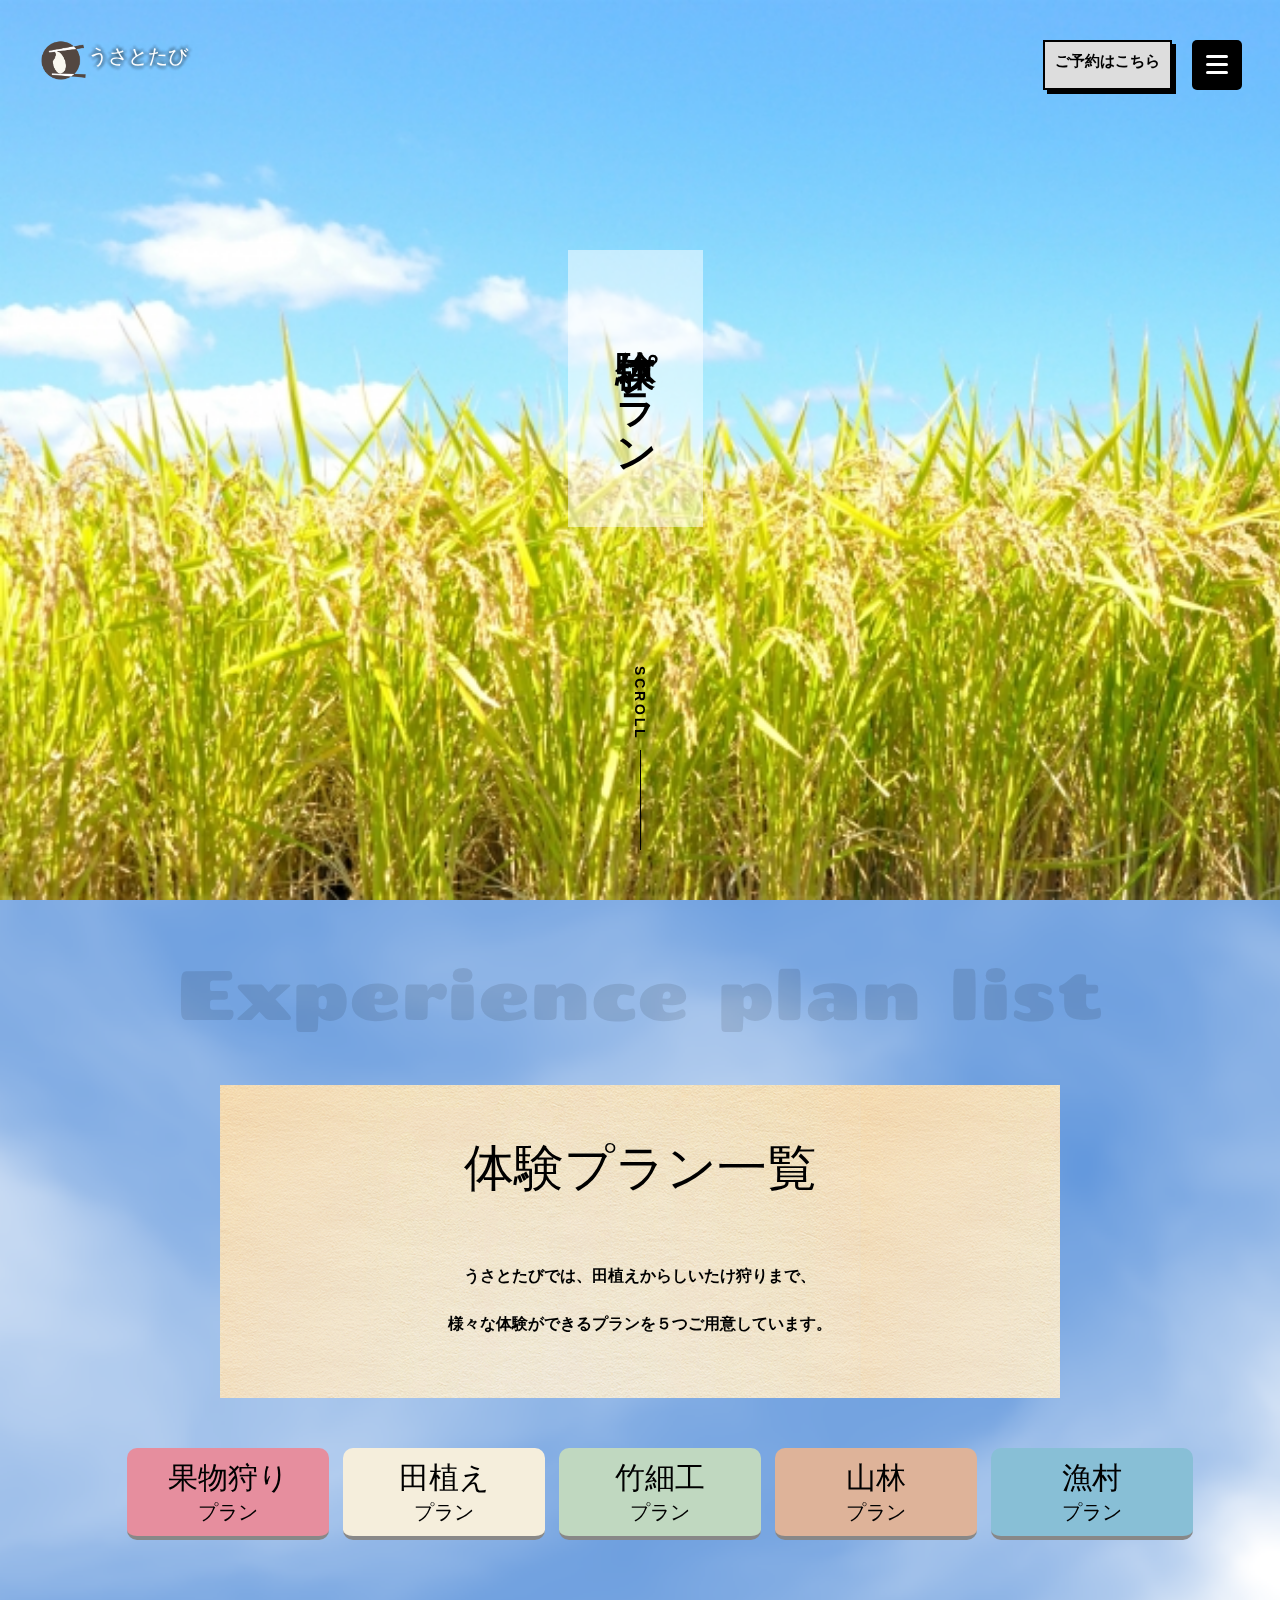
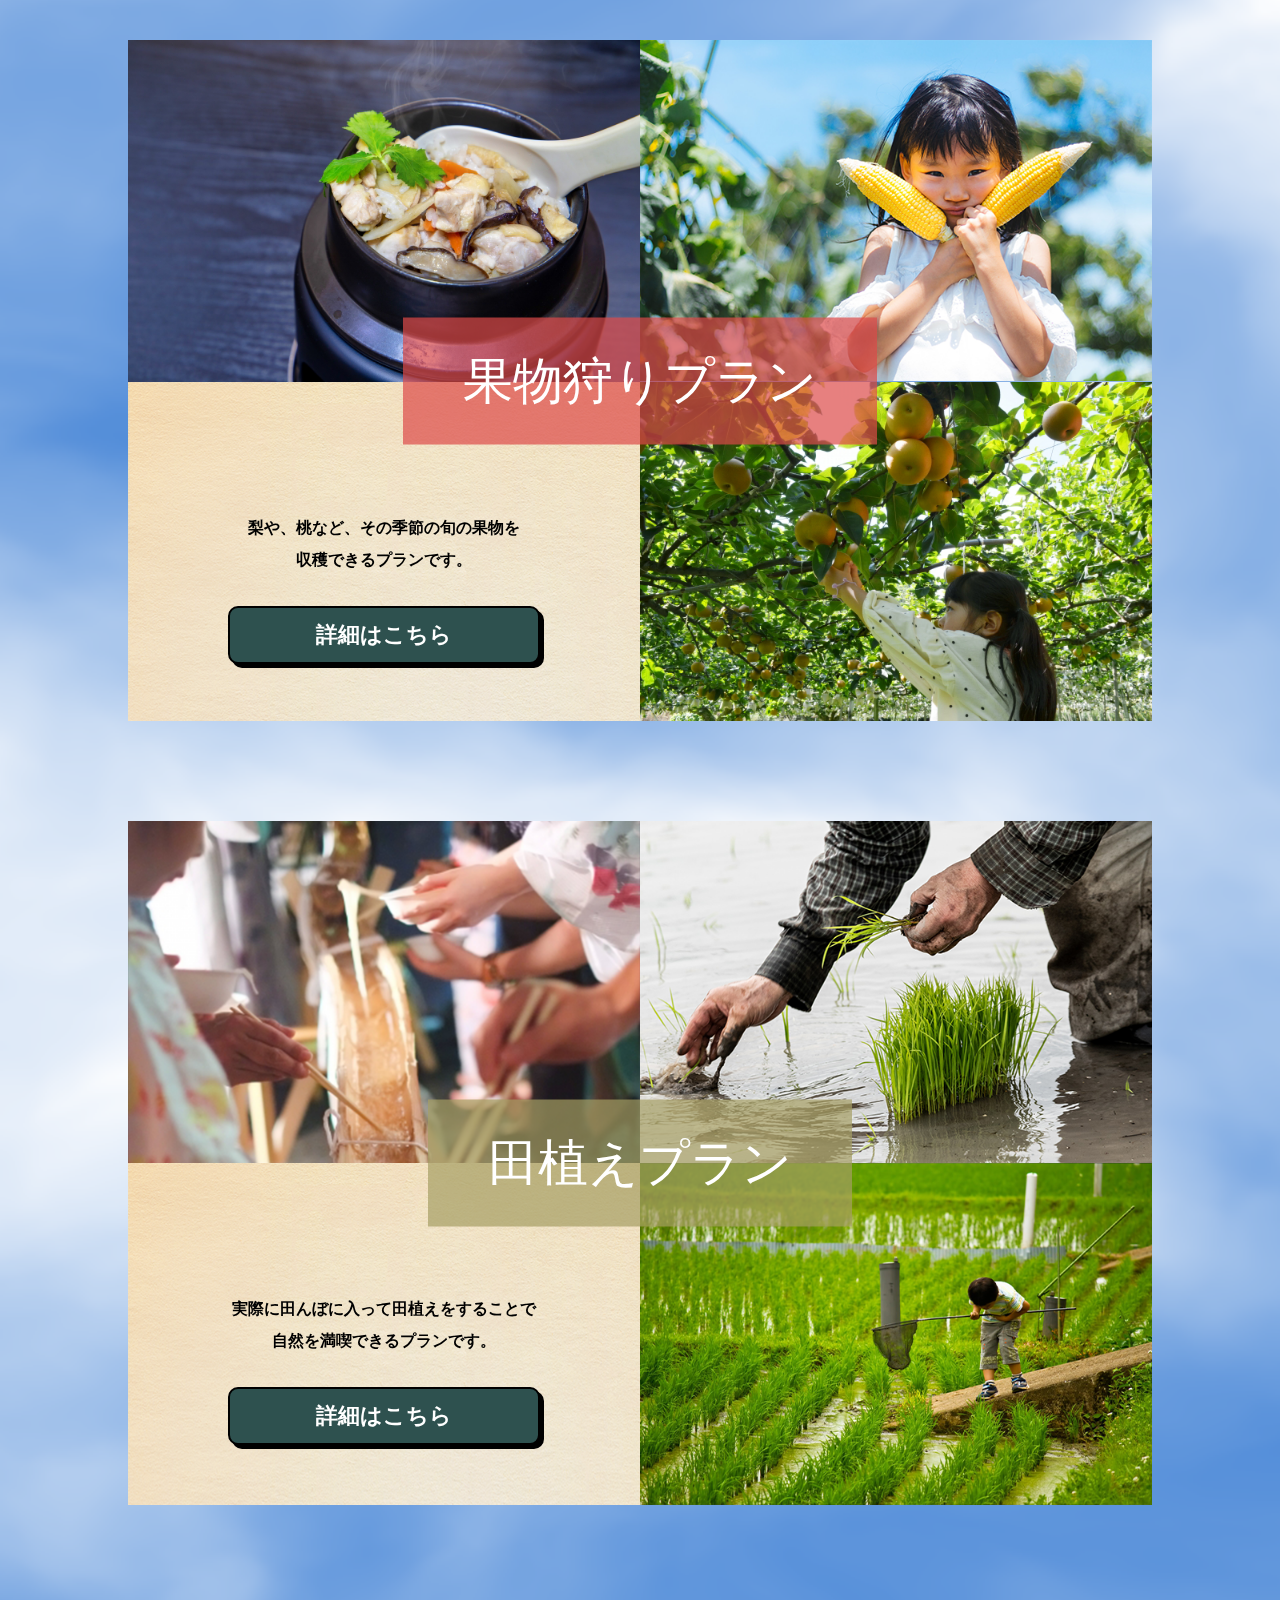
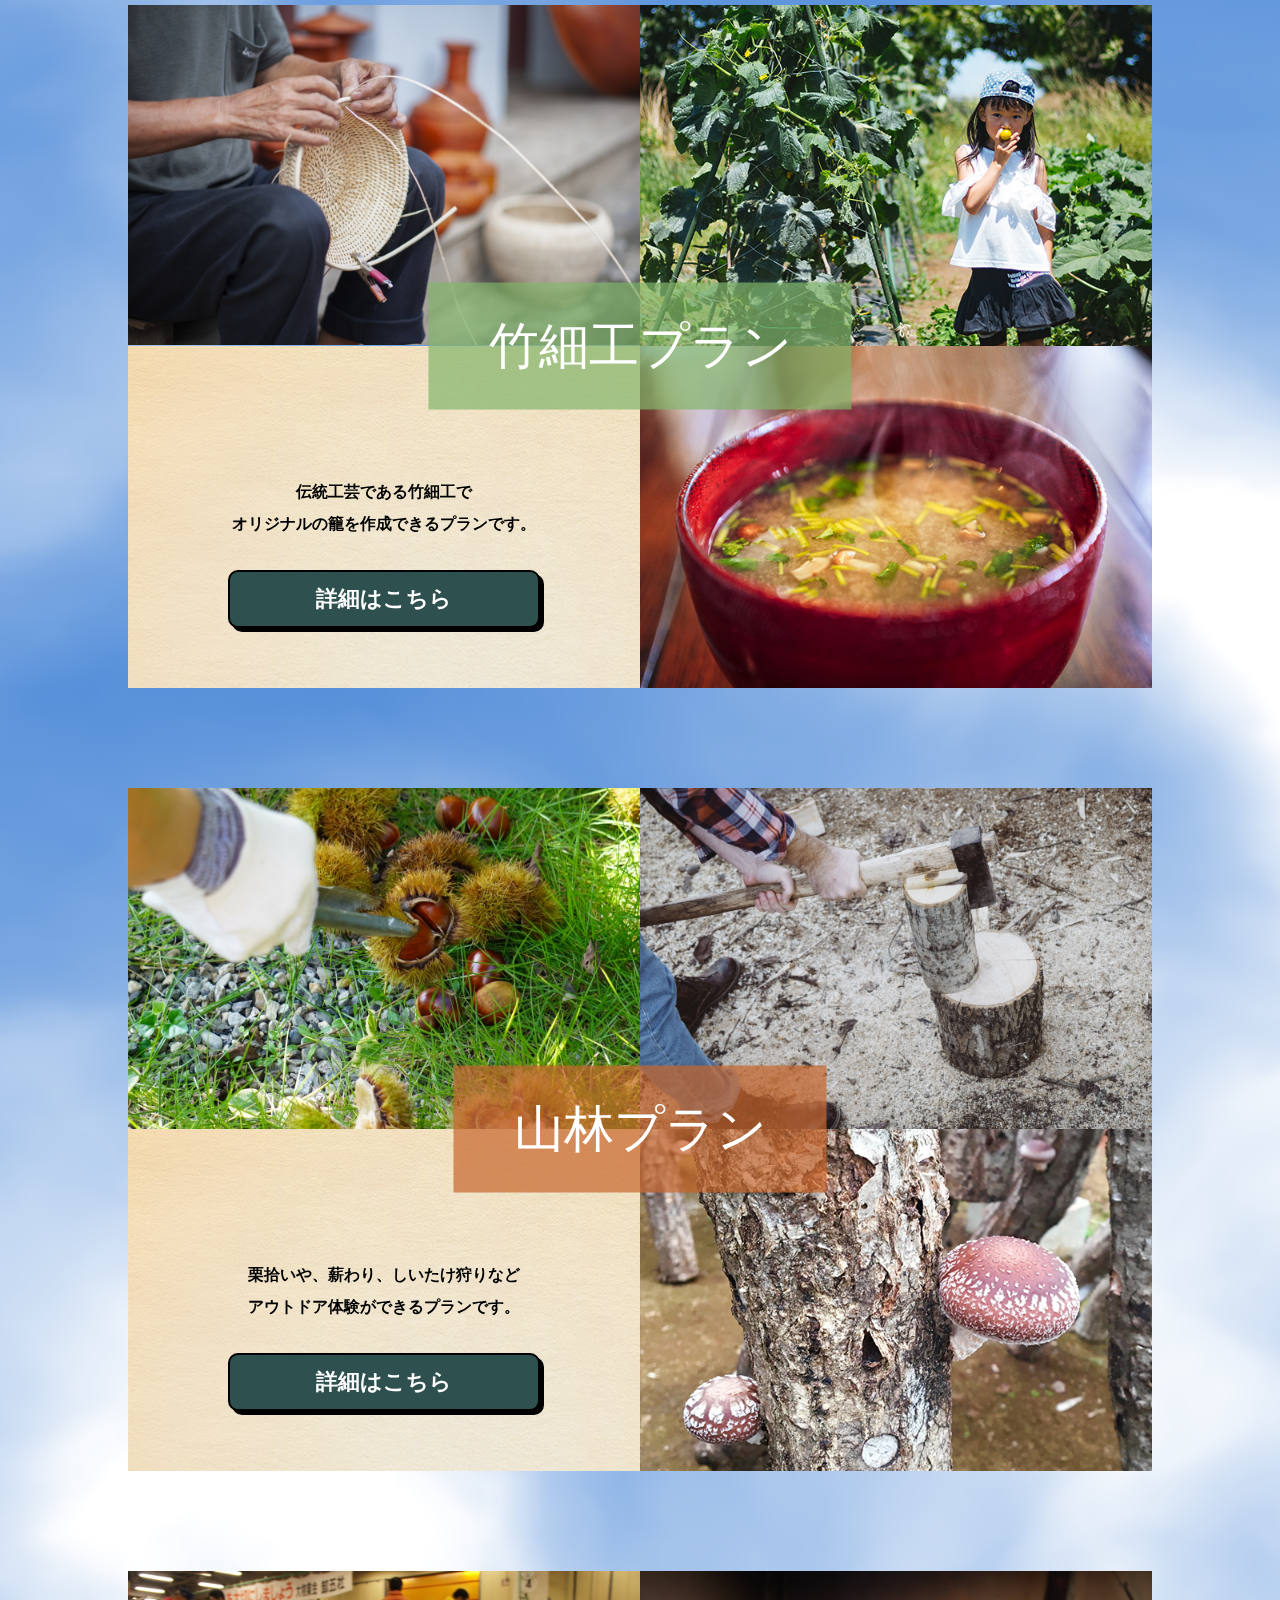
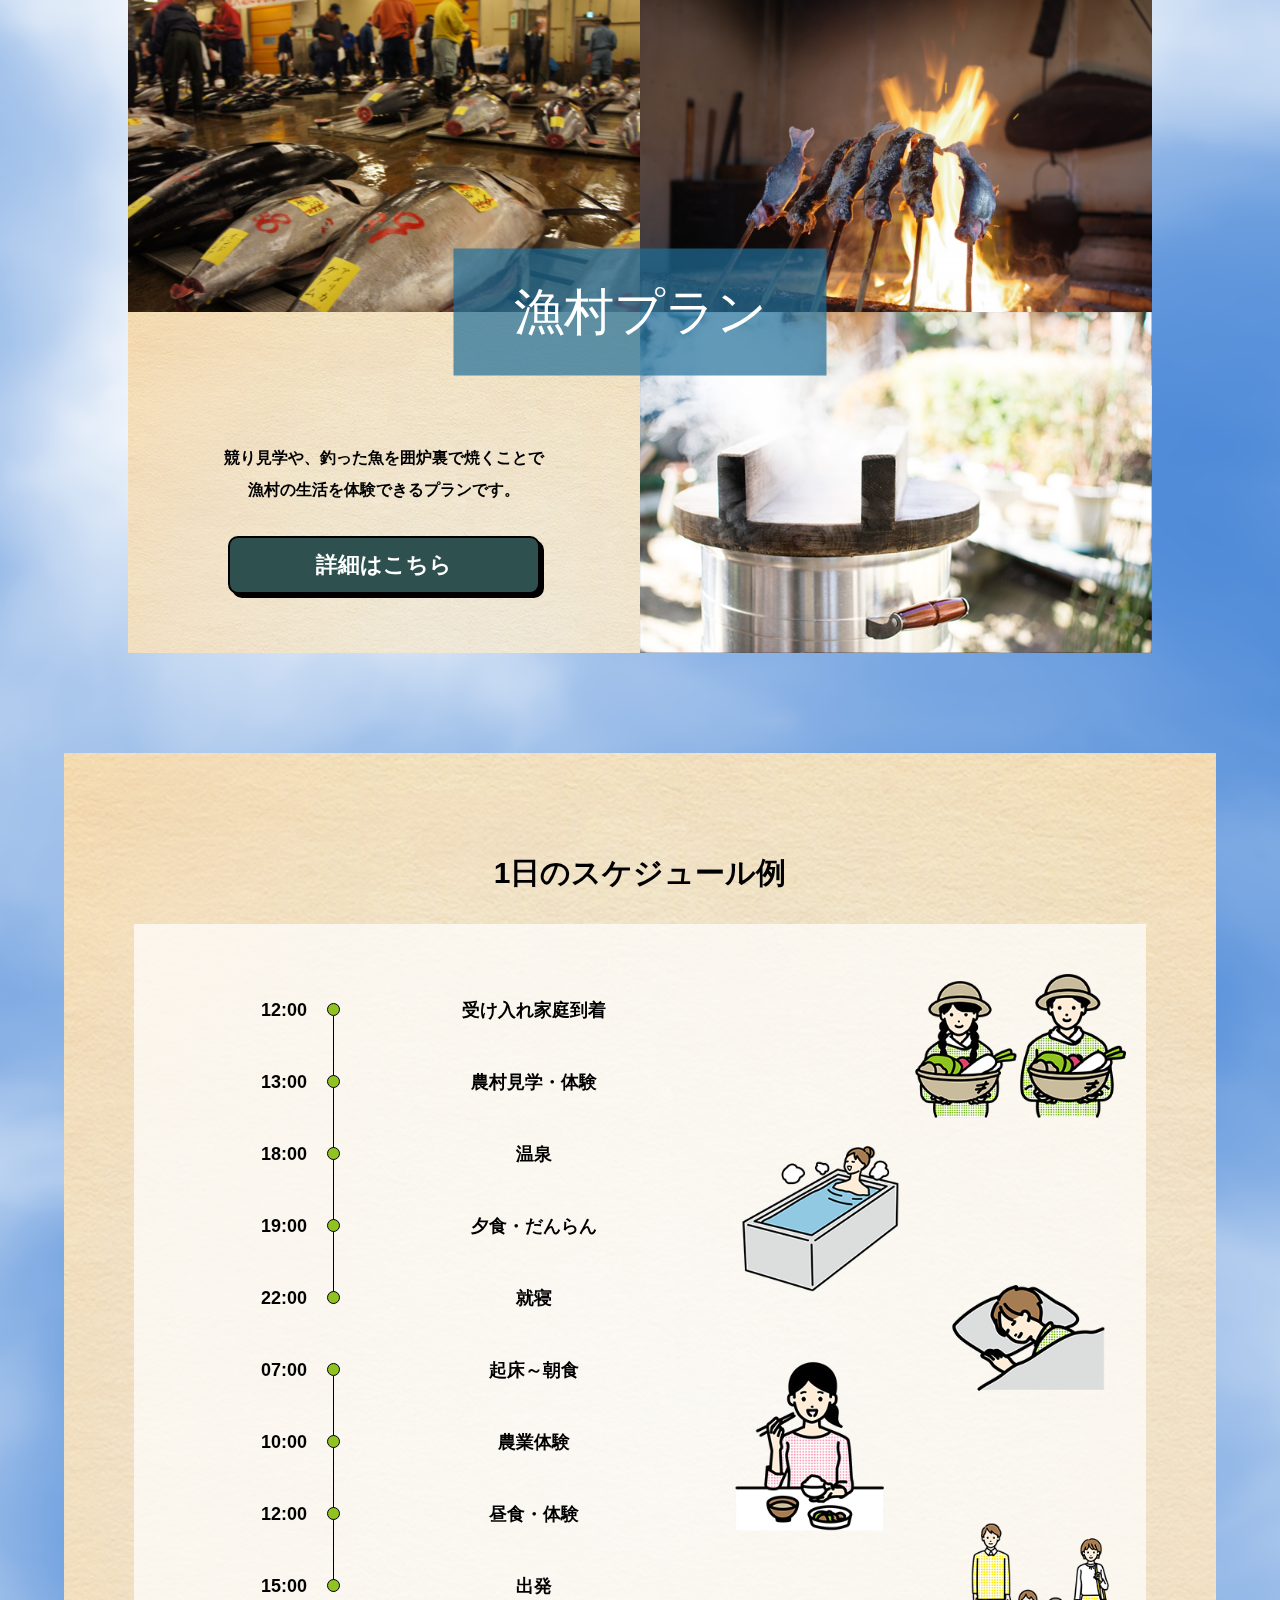
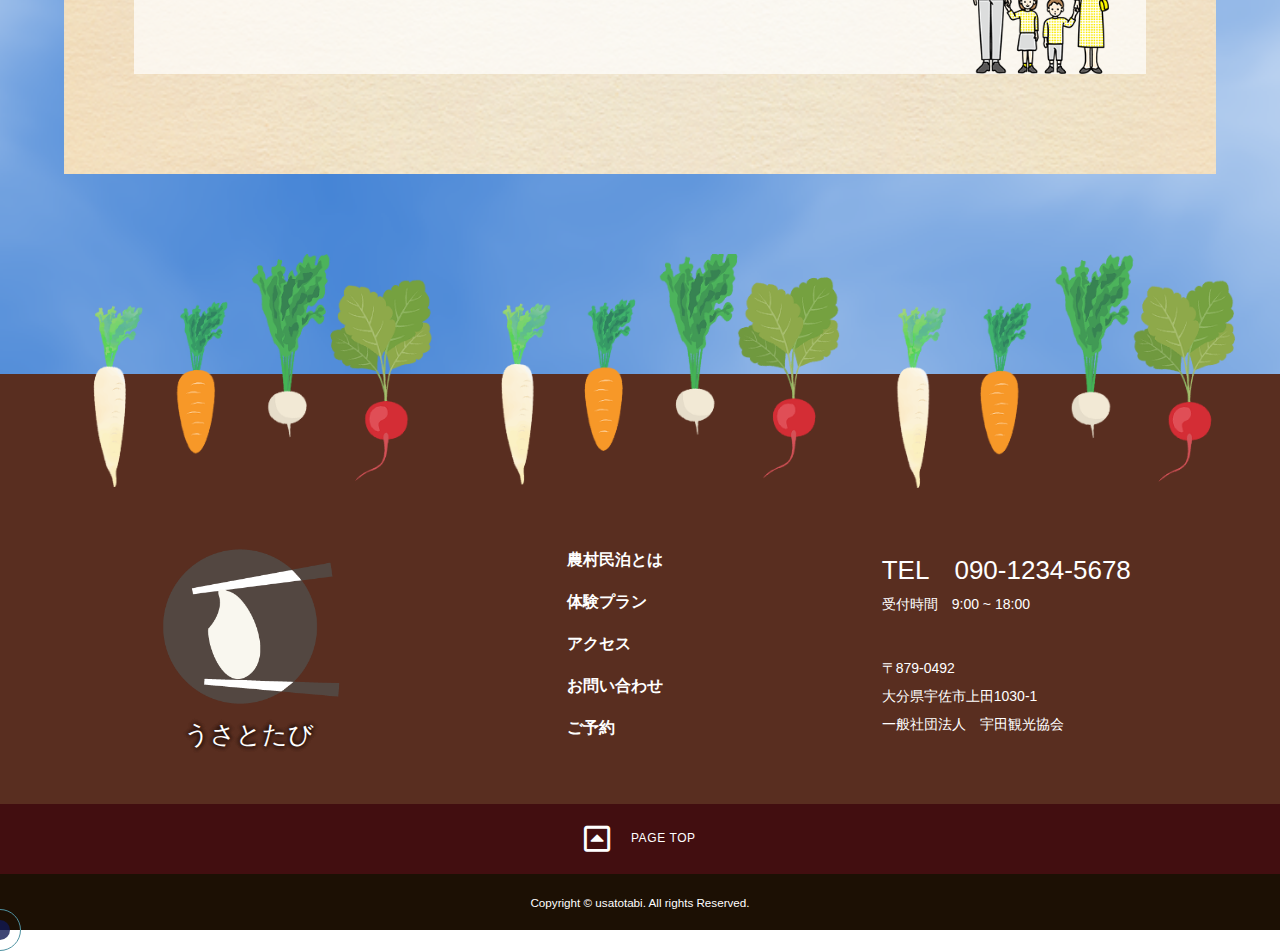
<file: plan/index.html>
<!DOCTYPE html>
<html lang="ja">
<!-- planページ -->

<head>
    <meta charset="UTF-8">
    <meta name="viewport" content="width=device-width, initial-scale=1.0">
    <link rel="icon" href="../favicon.ico">
    <link rel="preconnect" href="https://fonts.googleapis.com">
    <link rel="preconnect" href="https://fonts.gstatic.com" crossorigin>
    <link href="https://fonts.googleapis.com/css2?family=Chango&display=swap" rel="stylesheet">
    <link href="https://use.fontawesome.com/releases/v5.6.1/css/all.css" rel="stylesheet">
    <link rel="stylesheet" href="../assets/css/reset.css">
    <link rel="stylesheet" type="text/css" href="../assets/css/slick-theme.css">
    <link rel="stylesheet" type="text/css" href="../assets/css/slick.css">
    <link rel="stylesheet" href="../assets/css/style.css">
    <link rel="stylesheet" href="../assets/css/plan.css">
    <script src="../assets/js/jquery-3.6.0.min.js"></script>

    <title>Usatotabi | 宇佐観光協会</title>
</head>

<body>
    <header class="ds_f j_sb">
        <div class="logo">
            <a href="../index.html" class="ds_f">
                <img src="../assets/images/common/logo.png" alt="ロゴ">
                <p class="logo_text">うさとたび</p>
            </a>
        </div>
        <div class="ds_f j_sb">
            <!-- 予約ボタン -->
            <div class="r_btn">
                <a href="../reservation/index.html">ご予約はこちら</a>
            </div>
            <!-- ハンバーガーボタン -->
            <a class="openbtn1">
                <div class="openbtn-area">
                    <span></span><span></span><span></span>
                </div>
            </a>

            <!-- ナビゲーション -->
            <nav id="g-nav">
                <a href="../index.html">
                    <img src="../assets/images/common/logo.png" alt="ロゴ">
                    <p class="logo_text">うさとたび</p>
                </a>
                <ul>
                    <li><a href="../about/index.html"><span>About</span>農泊について</a></li>
                    <li><a href="../plan/index.html"><span>Plan</span>体験プラン</a></li>
                    <li><a href="../access/index.html"><span>Access</span>アクセス</a></li>
                    <li><a href="../contact/index.html"><span>Contact</span>コンタクト</a></li>
                    <li><a href="../reservation/index.html"><span>Reservation</span>ご予約</a></li>
                    <li class="ds_f sns">
                        <a href="#"><img src="../assets/images/common/facebook.png" alt="facebook"></a>
                        <a href="#"><img src="../assets/images/common/instagram.png" alt="instagram"></a>
                        <a href="#"><img src="../assets/images/common/twitter.png" alt="twitter"></a>
                    </li>
                </ul>
                <img class="travel_woman" src="../assets/images/common/travel_woman.png" alt="">
            </nav>
            <div class="circle-bg"></div>
        </div>
    </header>


    <main>
        <div id="main_visual">
            <div class="center">
                <h1 id="mainHeading" class="logo_text">体験プラン</h1>
                <a href="#">Scroll</a>
            </div>
        </div>

        <div class="contents">
            <section class="content inner">
                <p class="a_text">Experience plan list</p>
                <div class="a_box">
                    <h2>体験プラン一覧</h2>
                    <p>うさとたびでは、田植えからしいたけ狩りまで、<br>様々な体験ができるプランを５つご用意しています。</p>
                </div>
                <ul class="planlist ds_f j_sa">
                    <li class="fluit"><a href="#fluit">果物狩り<span>プラン</span></a></li>
                    <li class="taue"><a href="#taue">田植え<span>プラン</span></a></li>
                    <li class="take"><a href="#take">竹細工<span>プラン</span></a></li>
                    <li class="mount"><a href="#mount">山林<span>プラン</span></a></li>
                    <li class="fish"><a href="#fish">漁村<span>プラン</span></a></li>
                </ul>
            </section>

            <section id="fluit" class="plan_box">
                <h3>果物狩りプラン</h3>
                <div class="ds_f photos">
                    <div class="flame"><img src="../assets/images/plan/kudamono1.png" alt=""></div>
                    <div class="flame"><img src="../assets/images/plan/kudamono2.png" alt=""></div>
                    <div class="text">
                        <p>梨や、桃など、その季節の旬の果物を<br>収穫できるプランです。</p>
                        <a href="#" class="more plan_text">詳細はこちら</a>
                    </div>
                    <div class="flame"><img src="../assets/images/plan/kudamono3.png" alt=""></div>
                </div>
            </section>
            <section id="taue" class="plan_box">
                <h3>田植えプラン</h3>
                <div class="ds_f photos">
                    <div class="flame"><img src="../assets/images/plan/taue1.png" alt=""></div>
                    <div class="flame"><img src="../assets/images/plan/taue2.png" alt=""></div>
                    <div class="text">
                        <p>実際に田んぼに入って田植えをすることで<br>自然を満喫できるプランです。</p>
                        <a href="#" class="more plan_text">詳細はこちら</a>
                    </div>
                    <div class="flame"><img src="../assets/images/plan/taue3.png" alt=""></div>
                </div>
            </section>
            <section id="take" class="plan_box">
                <h3>竹細工プラン</h3>
                <div class="ds_f photos">
                    <div class="flame"><img src="../assets/images/plan/take1.png" alt=""></div>
                    <div class="flame"><img src="../assets/images/plan/take2.png" alt=""></div>
                    <div class="text">
                        <p>伝統工芸である竹細工で<br>オリジナルの籠を作成できるプランです。</p>
                        <a href="#" class="more plan_text">詳細はこちら</a>
                    </div>
                    <div class="flame"><img src="../assets/images/plan/take3.png" alt=""></div>
                </div>
            </section>
            <section id="mount" class="plan_box">
                <h3>山林プラン</h3>
                <div class="ds_f photos">
                    <div class="flame"><img src="../assets/images/plan/sanrin1.png" alt=""></div>
                    <div class="flame"><img src="../assets/images/plan/sanrin2.png" alt=""></div>
                    <div class="text">
                        <p>栗拾いや、薪わり、しいたけ狩りなど<br>アウトドア体験ができるプランです。</p>
                        <a href="#" class="more plan_text">詳細はこちら</a>
                    </div>
                    <div class="flame"><img src="../assets/images/plan/sanrin3.png" alt=""></div>
                </div>
            </section>
            <section id="fish" class="plan_box">
                <h3>漁村プラン</h3>
                <div class="ds_f photos">
                    <div class="flame"><img src="../assets/images/plan/gyoson1.png" alt=""></div>
                    <div class="flame"><img src="../assets/images/plan/gyoson2.png" alt=""></div>
                    <div class="text">
                        <p>競り見学や、釣った魚を囲炉裏で焼くことで<br>漁村の生活を体験できるプランです。</p>
                        <a href="#" class="more plan_text">詳細はこちら</a>
                    </div>
                    <div class="flame"><img src="../assets/images/plan/gyoson3.png" alt=""></div>
                </div>
            </section>
            <section class="oneday">
                <h2>1日のスケジュール例</h2>
                <div class="ds_f j_sb">
                    <div>
                        <dl>
                            <dt>12:00</dt>
                            <dd>受け入れ家庭到着</dd>
                            <dt>13:00</dt>
                            <dd>農村見学・体験</dd>
                            <dt>18:00</dt>
                            <dd>温泉</dd>
                            <dt>19:00</dt>
                            <dd>夕食・だんらん</dd>
                            <dt>22:00</dt>
                            <dd>就寝</dd>
                        </dl>
                        <dl>
                            <dt>07:00</dt>
                            <dd>起床～朝食</dd>
                            <dt>10:00</dt>
                            <dd>農業体験</dd>
                            <dt>12:00</dt>
                            <dd>昼食・体験</dd>
                            <dt>15:00</dt>
                            <dd>出発</dd>
                        </dl>
                    </div>
                    <img src="../assets/images/plan/oneday.png" alt="">
                </div>
            </section>
        </div>
    </main>

    
    <footer>
        <img class="vegetable v_pc" src="../assets/images/top/bg_footer_all.png" alt="">
        <img class="vegetable v_sp" src="../assets/images/top/bg_footer_two.png" alt="">
        <div class="footer_bg ds_f j_sb">
            <div class="footer_logo">
                <img src="../assets/images/common/logo.png" alt="">
                <p class="logo_text">うさとたび</p>
            </div>
            <ul>
                <li><a href="../about/index.html">農村民泊とは</a></li>
                <li><a href="#">体験プラン</a></li>
                <li><a href="../access/index.html">アクセス</a></li>
                <li><a href="../contact/index.html">お問い合わせ</a></li>
                <li><a href="../reservation/index.html">ご予約</a></li>
            </ul>
            <div class="footer_address">
                <a class="tel" href="tel:090-1234-5678">TEL　090-1234-5678</a>
                <p>受付時間　9:00 ~ 18:00</p>
                <address>
                    〒879-0492<br>
                    大分県宇佐市上田1030-1<br>
                    一般社団法人　宇田観光協会
                </address>
            </div>
        </div>
        <p id="page-top"><a href="#"><i class="far fa-caret-square-up"></i>Page Top</a></p>
        <p class="copyright"><small>Copyright &copy; usatotabi. All rights Reserved.</small></p>
    </footer>
    
    <!-- マウスストーカー -->
    <div class="cursor">
        <span class="dot1"></span>
        <span class="dot2"></span>
    </div>

    <script src="../assets/js/slick.min.js"></script>
    <script src="../assets/js/script.js"></script>
    <script src="../assets/js/three.r119.min.js"></script>
    <script src="../assets/js/vanta.fog.min.js"></script>
    <script>
        VANTA.FOG({
            el: "main .contents",
            mouseControls: true,
            touchControls: true,
            gyroControls: false,
            minHeight: 200.00,
            minWidth: 200.00,
            highlightColor: 0xffffff,
            midtoneColor: 0xffffff,
            lowlightColor: 0xffffff,
            baseColor: 0x3479d2,
            blurFactor: 0.57,
            speed: 1.40,
            zoom: 3.00
        })
    </script>
</body>
</file>
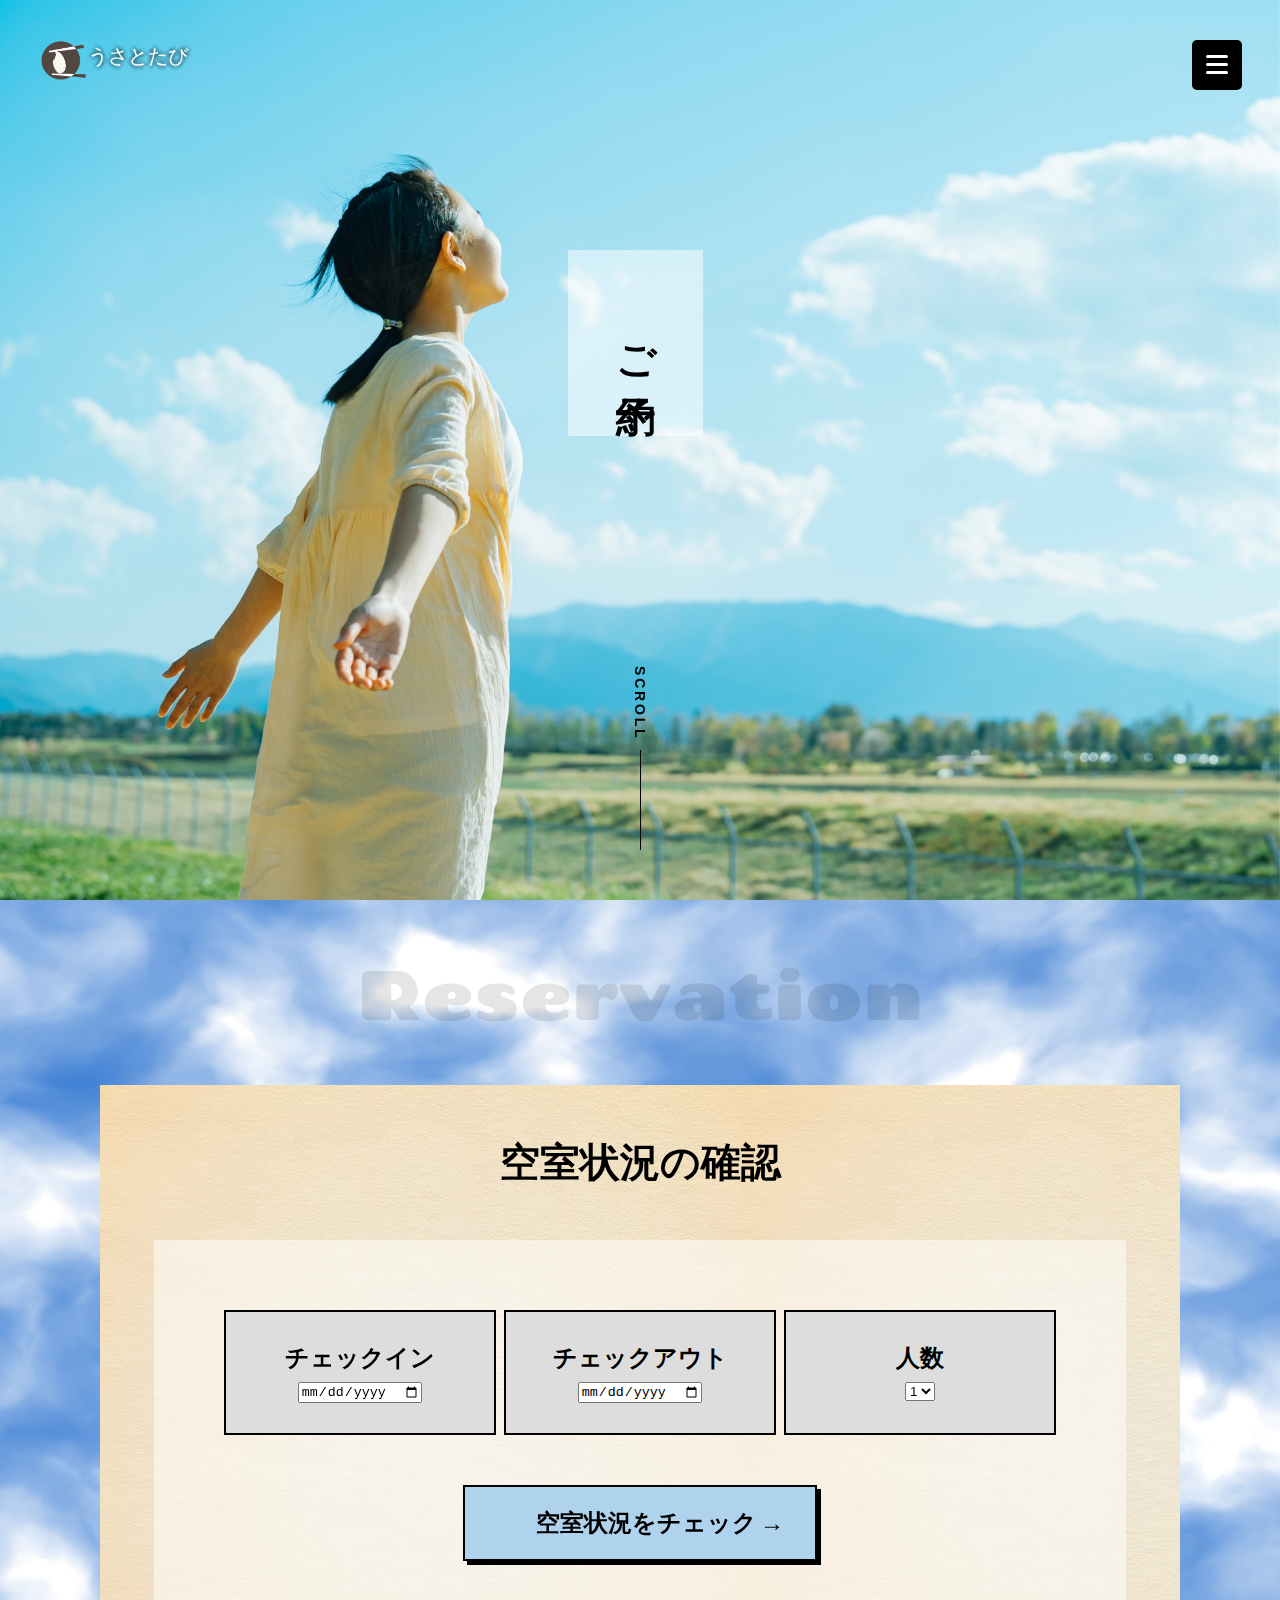
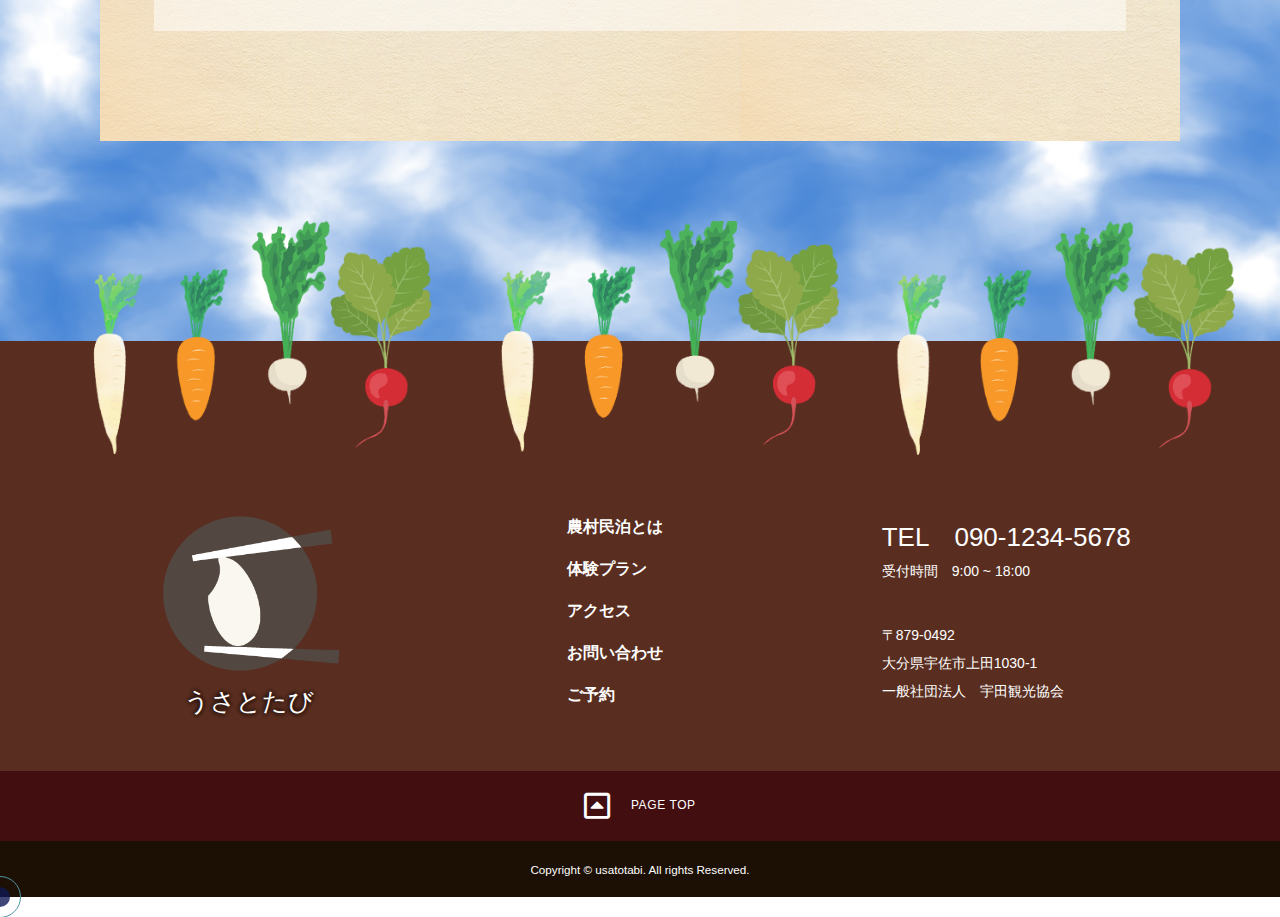
<file: reservation/index.html>
<!DOCTYPE html>
<html lang="ja">
<!-- reservationページ -->

<head>
    <meta charset="UTF-8">
    <meta name="viewport" content="width=device-width, initial-scale=1.0">
    <link rel="icon" href="../favicon.ico">
    <link rel="preconnect" href="https://fonts.googleapis.com">
    <link rel="preconnect" href="https://fonts.gstatic.com" crossorigin>
    <link href="https://fonts.googleapis.com/css2?family=Chango&display=swap" rel="stylesheet">
    <link href="https://use.fontawesome.com/releases/v5.6.1/css/all.css" rel="stylesheet">
    <link rel="stylesheet" href="../assets/css/reset.css">
    <link rel="stylesheet" type="text/css" href="../assets/css/slick-theme.css">
    <link rel="stylesheet" type="text/css" href="../assets/css/slick.css">
    <link rel="stylesheet" href="../assets/css/style.css">
    <link rel="stylesheet" href="../assets/css/reservation.css">
    <script src="../assets/js/jquery-3.6.0.min.js"></script>

    <title>Usatotabi | 宇佐観光協会</title>
</head>

<body>
    <header class="ds_f j_sb">
        <div class="logo">
            <a href="../index.html" class="ds_f">
                <img src="../assets/images/common/logo.png" alt="ロゴ">
                <p class="logo_text">うさとたび</p>
            </a>
        </div>
        <div class="ds_f j_sb">
            <!-- 予約ボタン -->
            <div class="r_btn">
                <a href="../reservation/index.html">ご予約はこちら</a>
            </div>
            <!-- ハンバーガーボタン -->
            <a class="openbtn1">
                <div class="openbtn-area">
                    <span></span><span></span><span></span>
                </div>
            </a>

            <!-- ナビゲーション -->
            <nav id="g-nav">
                <a href="../index.html">
                    <img src="../assets/images/common/logo.png" alt="ロゴ">
                    <p class="logo_text">うさとたび</p>
                </a>
                <ul>
                    <li><a href="../about/index.html"><span>About</span>農泊について</a></li>
                    <li><a href="../plan/index.html"><span>Plan</span>体験プラン</a></li>
                    <li><a href="../access/index.html"><span>Access</span>アクセス</a></li>
                    <li><a href="../contact/index.html"><span>Contact</span>コンタクト</a></li>
                    <li><a href="../reservation/index.html"><span>Reservation</span>ご予約</a></li>
                    <li class="ds_f sns">
                        <a href="#"><img src="../assets/images/common/facebook.png" alt="facebook"></a>
                        <a href="#"><img src="../assets/images/common/instagram.png" alt="instagram"></a>
                        <a href="#"><img src="../assets/images/common/twitter.png" alt="twitter"></a>
                    </li>
                </ul>
                <img class="travel_woman" src="../assets/images/common/travel_woman.png" alt="">
            </nav>
            <div class="circle-bg"></div>
        </div>
    </header>


    <main>
        <div id="main_visual">
            <div class="center">
                <h1 id="mainHeading" class="logo_text">ご予約</h1>
                <a href="#">Scroll</a>
            </div>
        </div>

        <div class="contents">
            <section class="content inner">
                <p class="a_text">Reservation</p>
                <div class="a_box">
                    <h2>空室状況の確認</h2>
                    <div class="room">
                        <div class="ds_f j_sb">
                            <div class="box">
                                <p>チェックイン</p>
                                <input type="date">
                            </div>
                            <div class="box">
                                <p>チェックアウト</p>
                                <input type="date">
                            </div>
                            <div class="box">
                                <p>人数</p>
                                <select name="people">
                                    <option value="1">1</option>
                                    <option value="2">2</option>
                                    <option value="3">3</option>
                                    <option value="4">4</option>
                                    <option value="5">5</option>
                                    <option value="6">6</option>
                                </select>
                            </div>
                        </div>
                        <p class="more"><a href="#">空室状況をチェック</a></p>
                    </div>
                </div>
            </section>
        </div>
    </main>

    
    <footer>
        <img class="vegetable v_pc" src="../assets/images/top/bg_footer_all.png" alt="">
        <img class="vegetable v_sp" src="../assets/images/top/bg_footer_two.png" alt="">
        <div class="footer_bg ds_f j_sb">
            <div class="footer_logo">
                <img src="../assets/images/common/logo.png" alt="">
                <p class="logo_text">うさとたび</p>
            </div>
            <ul>
                <li><a href="../about/index.html">農村民泊とは</a></li>
                <li><a href="../plan/index.html">体験プラン</a></li>
                <li><a href="../access/index.html">アクセス</a></li>
                <li><a href="../contact/index.html">お問い合わせ</a></li>
                <li><a href="#">ご予約</a></li>
            </ul>
            <div class="footer_address">
                <a class="tel" href="tel:090-1234-5678">TEL　090-1234-5678</a>
                <p>受付時間　9:00 ~ 18:00</p>
                <address>
                    〒879-0492<br>
                    大分県宇佐市上田1030-1<br>
                    一般社団法人　宇田観光協会
                </address>
            </div>
        </div>
        <p id="page-top"><a href="#"><i class="far fa-caret-square-up"></i>Page Top</a></p>
        <p class="copyright"><small>Copyright &copy; usatotabi. All rights Reserved.</small></p>
    </footer>
    
    <!-- マウスストーカー -->
    <div class="cursor">
        <span class="dot1"></span>
        <span class="dot2"></span>
    </div>

    <script src="../assets/js/slick.min.js"></script>
    <script src="../assets/js/script.js"></script>
    <script src="../assets/js/three.r119.min.js"></script>
    <script src="../assets/js/vanta.fog.min.js"></script>
    <script>
        VANTA.FOG({
            el: "main .contents",
            mouseControls: true,
            touchControls: true,
            gyroControls: false,
            minHeight: 200.00,
            minWidth: 200.00,
            highlightColor: 0xffffff,
            midtoneColor: 0xffffff,
            lowlightColor: 0xffffff,
            baseColor: 0x3479d2,
            blurFactor: 0.57,
            speed: 1.40,
            zoom: 3.00
        })
    </script>
</body>
</file>
<file: assets/css/style.css>
@charset "utf-8";

/* -common- */
html {
    font-size: 62.5%;
}
body {
    font-family: "游ゴシック体", YuGothic, "游ゴシック", "Yu Gothic", "メイリオ", "Hiragino Kaku Gothic ProN", "Hiragino Sans", sans-serif;
    font-weight: 500;
}
.inner {
    max-width: 1200px;
    margin-right: auto;
    margin-left: auto;
}
img {
    vertical-align: bottom;
}
a {
    color: #000;
    text-decoration: none;
}
.ds_f {
    display: flex;
}
.j_sb {
    justify-content: space-between;
}
.j_sa {
    justify-content: space-around;
}
.logo_text {
    font-family: serif;
    color: #fff;
    text-shadow: rgba(0, 0, 0, .2) 3px 0 3px, rgba(0, 0, 0, .2) -3px 0 3px, rgba(0, 0, 0, .2) 0 3px 3px, rgba(0, 0, 0, .2) 0 -3px 3px, rgba(0, 0, 0, .2) 3px 0 3px, rgba(0, 0, 0, .2) -3px 0 3px, rgba(0, 0, 0, .2) 0 3px 3px, rgba(0, 0, 0, .2) 0 -3px 3px;
}

h2, .r_btn_bottom p {
    font-size: 3rem;
    font-family: 'Quicksand', "游ゴシック体", YuGothic, "游ゴシック", "Yu Gothic", "メイリオ", "Hiragino Kaku Gothic ProN", "Hiragino Sans", sans-serif;
}


/* ------------------------左から右に流れるテキスト------------------ */
/* p{
  margin: 20px;
  font-size: 20px;
  overflow: hidden;左右アニメーションで画面からはみ出る際に出る横スクロールバーを隠す
} */

/*全共通*/
.slide-in {
  overflow: hidden;
    display: inline-block;
}

.slide-in_inner {
  display: inline-block;
}

/*左右のアニメーション*/
.leftAnime{
    opacity: 0;/*事前に透過0にして消しておく*/
}

.slideAnimeLeftRight {
  animation-name:slideTextX100;
  animation-duration:1.5s;
  animation-fill-mode:forwards;
    opacity: 0;
}

@keyframes slideTextX100 {
  from {
  transform: translateX(-100%); /*要素を左の枠外に移動*/
        opacity: 0;
  }

  to {
  transform: translateX(0);/*要素を元の位置に移動*/
    opacity: 1;
  }
}

.slideAnimeRightLeft {
  animation-name:slideTextX-100;
  animation-duration:1.5s;
  animation-fill-mode:forwards;
    opacity: 0;
}

@keyframes slideTextX-100 {
  from {
  transform: translateX(100%);/*要素を右の枠外に移動*/
    opacity: 0;
  }

  to {
  transform: translateX(0);/*要素を元の位置に移動*/
    opacity: 1;
  }
}


/* じわっと出現させるテキストアニメーション */
.blur{
  animation-name:blurAnime;
  animation-duration:2s;
  animation-fill-mode:forwards;
}

@keyframes blurAnime{
  from {
  filter: blur(10px);
  transform: scale(1.02);
  opacity: 0;
  }

  to {
  filter: blur(0);
  transform: scale(1);
  opacity: 1;
  }
}
 
.blurTrigger{
    opacity: 0;
}

/* ----------------------------マウスストーカー--------------------------- */
* {
  cursor: none;
}
.cursor span {
  height: 20px;
  width: 20px;
  border-radius: 100%;
  transform: translate(-50%, -50%);
  position: absolute;
  z-index: 1000;
  pointer-events: none;
}
.cursor span.dot1 {
  background: rgba(16, 24, 82, 0.8);
  transition: width 0.2s, height 0.2s;
}
.cursor span.dot1.active {
  height: 70px;
  width: 70px;
  background: rgba(18, 153, 194, 0.3);
}
.cursor span.dot2 {
  height: 40px;
  width: 40px;
  border: solid 1px #5092a1;
  transition: top 0.2s, left 0.2s, width 0.5s, height 0.5s;
  transition-timing-function: ease-out;
}
.cursor span.dot2.active {
  height: 100px;
  width: 100px;
}

/* ----------------header------------------ */
header {
    padding: 40px 3%;
    width: 100%;
    position: fixed;
    z-index: 100;
    transition: .3s;
    box-sizing: border-box;
  }
  
  header .scroll::before{
    content: '';
    background: inherit;
    -webkit-filter: blur(5px);
    -moz-filter: blur(5px);
    -o-filter: blur(5px);
    -ms-filter: blur(5px);
    filter: blur(5px);
    position: absolute;
    top: -5px;
    left: -5px;
    right: -5px;
    bottom: -5px;
    z-index: -1;
  }
  
  header.scroll {
    padding: 10px 3%;
    background: rgba(170, 170, 170, .5);
}

header .logo img {
    width: 50px;
}
header .logo_text {
    font-size: 2rem;
    padding-top: 3px;
}
/* 予約ボタン */
.r_btn {
  background: #ddd;
  border: 1px solid #666;
  color: #fff;
  font-size: 1.5rem;
  border: 2px solid #000;
  font-weight: bold;
  -webkit-box-shadow: 4px 4px 0 #000;
  box-shadow: 4px 4px 0 #000;
}

.r_btn a {
  padding: 10px;
  display: block;
  width: 100%;
  height: 100%;
}

.r_btn:hover {
-webkit-box-shadow: -4px -4px 0 #000;
box-shadow: -4px -4px 0 #000;
background-color: #fff;
}

/* ハンバーガーボタン */
/*========= ナビゲーションのためのCSS ===============*/

/*アクティブになったエリア*/
#g-nav.panelactive{
  position:fixed;
  z-index: 999;
  top: 0;
  left: 0;
  width: 100%;
  height: 100vh;
}

/*丸の拡大*/
.circle-bg{
  position: fixed;
  z-index:150;
  /*丸の形*/
  width: 100px;
  height: 100px;
  border-radius: 50%;
  background: #ccc;
  /*丸のスタート位置と形状*/
  transform: scale(0);
  right:-50px;
  top:-50px;
  transition: all .6s;
}

.circle-bg.circleactive{
  transform: scale(50);
}

/*ナビゲーション*/
#g-nav ul, #g-nav>a, #g-nav .travel_woman {
  padding: 100px;
  opacity: 0;
  position: absolute;
  z-index: 999;
  top:50%;
  left:60%;
  transform: translate(-50%,-50%);
  font-size: 2rem;
  display: none;
}

#g-nav ul {
  width: 400px;
  background-color: #fff;
  border-radius: 50%;
  border: 1px solid #000;
}

#g-nav>a {
  padding: 0;
  left:20%;
  display: block;
}

#g-nav .travel_woman {
  padding: 0;
  width: 18%;
  top: 70%;
  left: 82%;
}

/*背景が出現後にナビゲーションを表示*/
#g-nav.panelactive ul, #g-nav.panelactive>a, #g-nav.panelactive .travel_woman {
  opacity:1;
  display: block;
}

/* 背景が出現後にナビゲーション li を表示※レイアウトによって調整してください。不必要なら削除*/
#g-nav.panelactive ul li, #g-nav.panelactive>a img, #g-nav.panelactive>a p, #g-nav.panelactive .travel_woman {
animation-name:gnaviAnime;
animation-duration:1s;
animation-delay:.2s;
animation-fill-mode:forwards;
opacity:0;
}
@keyframes gnaviAnime{
0% {
opacity: 0;
}
100% {
opacity: 1;
}
}


/*ナビゲーションのレイアウト設定*/
#g-nav>a img {
  width: 200px;
}

#g-nav>a p {
  text-align: center;
  font-size: 2.6rem;
}

#g-nav li{
  text-align: left; 
  list-style: none;
  line-height: 3;
}

#g-nav li a{
  color: #333;
  text-decoration: none;
  padding:10px;
  display: block;
  text-transform: uppercase;
  letter-spacing: 0.1em;
  font-family: 'Quicksand', sans-serif;
  position: relative;
}

#g-nav li a span {
  display: inline-block;
  width: 200px;
}

#g-nav li a::after {
	position: absolute;
	content: '';
	bottom: 0;
	left: 0;
	width: 0;
	height: 1px;
	background: #000;
	transition: all 0.3s ease 0s;
}
#g-nav li a:hover {
	cursor: pointer;
}
#g-nav li a:hover::after {
	width: 100%;
}

#g-nav .sns {
  justify-content: center;
}

#g-nav .sns a:hover::after {
  width: 0%;
}

#g-nav .sns img {
  width: 30px;
}

#g-nav .sns img:hover {
  opacity: .7;
}

/*========= ボタンのためのCSS ===============*/
.openbtn1{
  display: block;
  margin-left: 20px;
  position: relative;
  /* top:10px;
  right: 10px; */
  z-index: 9999;/*ボタンを最前面に*/
  cursor: pointer;
    width: 50px;
    height:50px;
    background:#000;
    border-radius: 5px;
}

/*×に変化*/  
.openbtn1 span{
  display: inline-block;
  transition: all .4s;
  position: absolute;
  left: 14px;
  height: 3px;
  border-radius: 2px;
  background-color: #fff;
  width: 45%;
}

.openbtn1 span:nth-of-type(1) {
  top:15px; 
}

.openbtn1 span:nth-of-type(2) {
  top:23px;
}

.openbtn1 span:nth-of-type(3) {
  top:31px;
}


.openbtn1 .openbtn-area{
  transition: all .6s;
  width:50px;
  height:50px;
}

.openbtn1.active .openbtn-area{
  transform: rotate(360deg);
}

.openbtn1.active span:nth-of-type(1) {
  top: 18px;
  left: 18px;
  transform: translateY(6px) rotate(-45deg);
  width: 30%;
}

.openbtn1.active span:nth-of-type(2) {
opacity: 0;
}

.openbtn1.active span:nth-of-type(3){
  top: 30px;
  left: 18px;
  transform: translateY(-6px) rotate(45deg);
  width: 30%;
}



/* ------------------main--------------------- */
/* メインビジュアル */
#main_visual {
    position: relative;
    width: 100vw;
    height: 100vh;
}

#main_visual .center {
    width: 200px;
    height: 200px;
    margin: auto;
    position: absolute;
    top: 0;
    bottom: 0;
    left: 0;
    right: 0;
    z-index: 50;
    text-align: center;
}


main #main_visual h1, #main_visual p {
    color: #fff;
    font-size: 18px;
}

main #main_visual h1 {
  width: 200px;
  font-size: 4rem;
  text-align: center;
}

main #main_visual p img {
  width: 100px;
  /* position: absolute;
  z-index: 100; */
}


/* スライドショー */
/* main #main_visual #slide {
  width: 100%;
  height: 100%;
}

main #main_visual #slide ul {
    position: relative;
    width: 100%;
    height: 100%;
}

main #main_visual #slide ul li {
  position: absolute;
  width: 100%;
  height: 100%;
}

main #main_visual #slide ul li img {
  width: 100%;
} */
/* 全体 */
.slide {
    margin     : auto;
    padding-bottom: 1200px;
    position   : relative;
    max-width  : 100%;
    height     : 100vh;
    overflow   : hidden;
  }
  
  /* スライドショー背景の設定 */
  .slide .bgImg {
    position   : absolute;
    top        : 0;
    left       : 0;
    bottom     : 0;
    right      : 0;
    opacity    : 0;
    background-size:cover;
    /* 4枚を5s毎で計20s */
    animation  : pseudoAnimation 20s infinite; /* infiniteで繰り返す */ 
  }
  
  /* 時間差で背景画像のアニメーションを開始 */
  .slide .srcImage1 {
    background-image : url(../images/common/back.jpg);
  }
  .slide .srcImage2 {
    background-image : url(../images/top/ex1.jpg);
    animation-delay  : 5s;
  }
  .slide .srcImage3 {
    background-image : url(../images/top/house1.jpg);
    animation-delay  : 10s;
  }
  .slide .srcImage4 {
    background-image : url(../images/top/ex3.jpg);
    animation-delay  : 15s;
  }
  
  /* 20sのうち最初の約5sだけ表示する */
  @keyframes pseudoAnimation {
    0% { opacity: 0; }
    5% { opacity: 1; }
    25% { opacity: 1; }
    30% { opacity: 0; }
    100% { opacity: 0; }
  }
  
  .parallax {
    background-attachment: fixed;
    background-position: center;
    background-repeat: no-repeat;
    background-size: cover;
  }
    
  
  /* スライドショーに重ねるテキスト */
  main .layer {
    position   : absolute;
    padding    : 30px;
    height: 500px;
    line-height: 4;
    font-size: 30px;
    color      : #fff;
    background : rgba(0, 0, 0, 0.6);
    top        : 100%; /* absoluteにおける上下集中央寄せ */
    left       : 50%;
    transform  : translate(-50%,50%);
    z-index    : 1;
    -ms-writing-mode: tb-rl;
    writing-mode: vertical-rl;
  }

  
  /* ---------------------コンテンツ--------------------- */
.contents {
    /* padding-top: 1200px; */
    margin-top: 1200px;
    padding-bottom: 200px;
    /* background-color: rgb(219, 234, 247); */
  }
  
  .contents .bg_yama {
  background-image: url(../images/top/bg_yama2.png);
  background-repeat: no-repeat;
}

.contents .more {
    width: 150px;
    font-weight: bold;
    text-align: center;
    border: 2px solid #000;
    border-radius: 0;
    background: rgb(250, 235, 126);
    -webkit-box-shadow: 4px 4px 0 #000;
    box-shadow: 4px 4px 0 #000;
}

.contents .more a {
  display: inline-block;
  width: 100%;
  height: 100%;
}

.contents .more:hover {
  -webkit-box-shadow: -4px -4px 0 #000;
  box-shadow: -4px -4px 0 #000;
}

.contents .more a::after {
    padding-left: 3px;
    content: "→";
}

.contents .content h2 {
  padding-top: 310px;
  color: #fff;
  text-align: center;
}

.top_page .contents .content h2 {
  text-shadow: 0px 0px 4px rgb(0 0 0 / 80%);
}

.contents .content .exs img {
    width: 700px;
    border-radius: 10%;
}

.contents .content .exs {
  padding: 150px 30px 0;
  position: relative;
}


.contents .content .exs .ex {
  padding: 10px 50px 20px;
  width: 500px;
  height: 400px;
  background-image: url(../images/common/paper.png);
  border: 15px solid #ddd;
  box-sizing: border-box;
}

.contents .content .exs .ex h3 {
  padding: 30px 0;
}

.contents .content .exs .ex_1 {
  position: absolute;
  top: 250px;
  right: 0px;
}

.contents .content .exs .ex_2 {
  position: absolute;
  top: 850px;
  left: 0;
}

.contents .content .exs img:first-of-type {
  max-width: 67%;
  position: absolute;
  z-index: 20;
}

.contents .content .exs img:last-of-type {
  position: absolute;
  top: 700px;
  right: 40px;
  z-index: 20;
}

.contents .content .exs .ex h3 {
    font-size: 2.8rem;
}

.contents .content .exs .ex p {
    font-size: 1.6rem;
    line-height: 3;
}

.contents .content .exs .ex .more {
  margin-left: auto;
}


@media screen and (min-width: 641px) and (max-width: 1200px) {
  header #g-nav>a {
    top: 200px;
    left: 190px;
  }

  .contents .content .exs img {
    width: 56%;
    min-width: 370px;
  }

  .contents .content .exs img:last-of-type {
    top: 1000px;
  }

  .contents .content .exs .ex {
    height: auto;
  }

  .contents .content .exs .ex_1 {
    padding: 20px 15px 20px 65px;
    top: 350px;
  }

  .contents .content .exs .ex_2 {
    top: 750px;
  }

  .contents .content .exs .ex_2 .more{
    margin-left: 0;
    margin-right: auto;
  }

  .contents .content .exs .ex h3 {
    margin-left: -50px;
    text-align: center;
  }

  .contents .content .exs .ex p {
    margin-bottom: 0px;
  }

  footer img.vegetable {
    top: -100px;
  }
}

.contents .boxes {
  margin-top: 1330px;
}


/* ---box--- */
.boxes {
  justify-content: center;
}

.boxes section:first-of-type {
  margin-right: 30px;
}

.boxes .box {
  padding: 10px;
  max-width: 400px;
  width: 40%;
  height: 550px;
  background: #fff;
  border: 10px solid #ddd;
  font-size: 1.4rem;
  line-height: 2;
  border-radius: 2%;
}

.boxes .box h3 {
  padding: 10px 0;
  font-size: 2.6rem;
  text-align: center;
}

.boxes .box .b_text {
  padding: 0 30px;
}

.boxes .box .more {
  width: 180px;
}

.boxes .box img {
  width: 100%;
}

.boxes .box .more {
  margin-top: 10px;
  margin-left: auto;
  margin-right: 20px;
  font-size: 1.8rem;
  line-height: 3;
}

.boxes .voice {
  position: relative;
}

.boxes .voice .people {
  width: 230px;
  position: absolute;
  bottom: -60px;
  right: -200px;
}
@media screen and (min-width: 641px) and (max-width: 1300px) {
  .boxes .voice .people {
    bottom: -150px;
    left: 0;
    max-width: 50%;
  }
}
/* ---------------------お知らせ--------------------- */
.info {
  min-width: 70%;
  height: 420px;
  margin-top: 100px;
  padding: 30px 90px 30px 30px;
  background-image: url(../images/top/bg_water1.png);
  background-repeat: no-repeat;
  background-size: contain;
  background-position: left;
}

.info h2, .map h2, .insta h2 {
  margin-left: 230px;
  margin-bottom: 20px;
  width: 200px;
  text-align: center;
  border-bottom: 2px solid rgb(119, 119, 119);
  box-sizing: border-box;
}

.info .section .sliderArea .slider .s_box {
  /* padding: 30px; */
  height: 290px;
  background-color: #fff;
  border-radius: 10%;
}


.info .section .sliderArea .slider img {
  width: 200px;
  border-radius: 10% 10% 0 0;
}

.info .section .sliderArea .slider .s_box p {
  padding: 15px;
  width:200px;
  font-size: 1.6rem;
  font-weight: bold;
  box-sizing: border-box;
}

.info .section .sliderArea .slider .s_box p span {
  padding-top: 20px;
  display: block;
  font-size: 1.2rem;
  text-align: right;
}

.info .section .sliderArea .slider .s_box a {
  display: block;
  width: 100%;
  height: 100%;
}

.info .section .sliderArea .slider .s_box a:hover {
  opacity: .7;
}

/* slick */
.sliderArea {
  width: 670px;
  margin-right: auto;
  padding: 0 25px;
  box-sizing: border-box;
}

.sliderArea.w300 {
  max-width: 300px;
}
.slick-slide {
  margin: 0 5px;
}
.slick-slide img {
  width: 100%;
  height: auto;
}
.slick-prev, .slick-next {
  padding-left: 6px;
  z-index: 1;
  background-color: #fff;
  border-radius: 50%;
}
.slick-prev:before, .slick-next:before {
  color: #000;
}
.slick-slide {
  transition: all ease-in-out .3s;
  opacity: .2;
}
.slick-active {
  opacity: 1;
}
.slick-current {
  opacity: 1;
}
.thumb {
  margin: 20px 0 0;
}
.thumb .slick-slide {
  cursor: pointer;
}
.thumb .slick-slide:hover {
  opacity: .7;
}

.section p._a {
  font-size: 12px;
  font-weight: bold;
  margin: 30px 0 0;
}
.section p._a .link {
  display: inline-block;
  color: #607D8B;
  padding-left: 1.3em;
  text-indent: -1.3em;
}
/* .section p._a .link:before */
.slick-prev:before {
  content: '';
  display: inline-block;
  width: 5px;
  height: 5px;
  border-top: 2px solid #607D8B;
  border-right: 2px solid #607D8B;
  -webkit-transform: rotate(225deg);
  transform: rotate(225deg);
  margin-right: 10px;
}

.slick-next:before {
  content: '';
  display: inline-block;
  width: 5px;
  height: 5px;
  border-top: 2px solid #607D8B;
  border-right: 2px solid #607D8B;
  -webkit-transform: rotate(45deg);
  transform: rotate(45deg);
  margin-right: 10px;
}

.slick-dots li button::before {
  padding-top: 20px;
  font-size: 40px;
}
/* ------------------------map----------------------- */
.map {
  margin-top: 100px;
  margin-left: auto;
  width: 100%;
  height: 700px;
  padding: 0 0 30px 35%;
  background-image: url(../images/top/bg_water2.png);
  background-repeat: no-repeat;
  background-size: contain;
  background-position: right;
  text-align: center;
  box-sizing: border-box;
  position: relative;
}

.map h2 {
  margin-left: 40%;
  padding-top: 30px;
}

.map img {
  max-width: 500px;
  border-radius: 20%;
}

.map .more {
  position: absolute;
  bottom: 70px;
  right: 50px;
}

.map .more a {
  font-size: 1.6rem;
  line-height: 3;
}

/* ------------Instagram-------------- */
.contents .insta {
  padding-top: 100px;
  height: 670px;
  background-image: url(../images/top/bg_mountain.png);
  background-repeat: no-repeat;
  background-position: center;
  background-size: cover;
  text-align: center;
}

@media screen and (min-width: 1500px) {
  .contents .insta {
    padding-top: 160px;
  }
}

.contents .insta h2 {
  margin-right: auto;
  margin-left: auto;
  font-size: 3.5rem;
}

.contents .insta .picture {
  margin-right: auto;
  margin-left: auto;
  padding-top: 50px;
  max-width: 1070px;
  width: 100%;
  flex-wrap: wrap;
}

@media screen and (min-width: 530px) and (max-width: 640px) {
  .contents .insta {
    padding-bottom: 60px;
  }
}


.contents .insta .picture .picture_box {
  width: 215px;
  margin: 0 auto;
  overflow: hidden;
}

.contents .insta .picture .picture_box img {
  padding-bottom: 30px;
  transition: 0.3s all;
}

.contents .insta .picture .picture_box img:hover {
  transform: scale(1.1,1.1);
  transition: 0.3s all;
}


/* 下の予約ボタン */
.r_btn_bottom {
  margin-top: 60px;
  margin-right: auto;
  margin-left: auto;
  width: 400px;
}

.r_btn_bottom a {
  padding: 20px 40px;
  font-size: 2.4rem;
  text-align: center;
  color:#000;
  box-sizing: border-box;
}

/* ---------------footer--------------- */
footer {
  padding-top: 10px;
  position: relative;
  color: #fff;
  /* background-color: #ae4d26; */
  background-color: #592e20;
}

footer .vegetable {
  width: 100%;
  max-width: 1200px;
  position: absolute;
  top: -120px;
  left: 50%;
  transform: translate(-50%);
}

footer .v_sp {
  display: none;
}

footer .footer_bg {
  margin-left: auto;
  margin-right: auto;
  max-width: 1200px;
  padding: 160px 0px 50px;
  justify-content: space-around;
}


/* フッターロゴ */
footer .footer_bg .footer_logo {
  font-size: 2.5rem;
  text-align: center;
}

footer .footer_bg .footer_logo img {
  width: 200px;
}

/* フッターナビゲーション */
footer .footer_bg ul li a {
  margin-bottom: 10px;
  color: #fff;
  font-size: 1.6rem;
  font-weight: bold;
  line-height: 2;
  position: relative;
  display: inline-block;
}
footer .footer_bg ul li a::after {
	position: absolute;
	content: '';
	bottom: 0;
	left: 0;
	width: 0;
	height: 1px;
	background: #fff;
	transition: all 0.3s ease 0s;
  z-index: 999;
}

footer .footer_bg ul li a:hover::after {
	width: 100%;
  z-index: 999;
}

/* フッターアドレス */
footer .footer_address {
  font-size: 1.4rem;
}

footer .footer_address .tel {
  color: #fff;
  text-decoration: none;
  pointer-events: none;
  font-size: 2.6rem;
  line-height: 2;
}

footer .footer_address address {
  padding-top: 40px;
  font-style: normal;
  line-height: 2;
}

/* ページトップ */
#page-top a{
  background: #420e10;
  color:rgb(255, 255, 255);
  text-align: center;
  display: block;
  text-decoration: none;
  padding:20px;
  text-transform: uppercase;
  letter-spacing: 0.05em;
  font-size: 1.2rem;
  transition: all 0.3s;
}

#page-top a:hover{
  background: #777;
}

#page-top a i {
  padding-right: 20px;
  font-size: 3rem;
  vertical-align: middle;
}

/* コピーライト */
footer .copyright {
  padding: 20px 0;
  text-align: center;
  font-size: 1.4rem;
  background-color: #1c1004;
}


@media screen and (min-width: 641px) and (max-width: 980px) {
  .map {
    padding-left: 110px;
    background-position: left;
    background-size: cover;
  }
  
  .map img {
    width: 450px;
  }
}

@media screen and (min-width: 641px) and (max-width: 860px) {
  .contents .boxes {
    margin-top: 1200px;
  }

  .contents .insta .picture .pc_only img {
    display: none;
  }

  .contents .insta .picture .picture_box {
    width: 30%;
  }

  footer img.vegetable {
    top: -60px;
  }
}

@media screen and (min-width: 641px) and (max-width: 800px) {
  main .layer {
    line-height: 3;
  }

  .boxes section:first-of-type {
    margin-right: 10px;
  }

  .boxes .box .b_text {
    padding: 0 10px;
  }

  .boxes .box .more {
    margin-top: 30px;
  }

  .info {
    background-position: right;
    background-size: cover;
  }

  .info h2 {
    margin-left: 130px;
  }
  
  .sliderArea {
    width: 460px;
  }
}

@media screen and (max-width: 640px) {
  img {
    width: 100%;
    height: auto;
  }
  .inner {
    width: auto;
  }

  .ds_f {
    display: block;
  }
/* ヘッダー */
  header {
    width: auto;
  }

  header.ds_f, header .logo .ds_f {
    width: 100%;
    display: flex;
    justify-content: space-between;
  }

  header .r_btn {
    display: none;
  }

  /* ハンバーガー・ナビゲーション */
  #g-nav>a {
    z-index: 1000;
    top: 20%;
    left: 50%;
  }

  #g-nav>a img {
    width: 100px;
  }

  #g-nav>a .logo_text {
    font-size: 2rem;
  }

  #g-nav ul {
    padding: 35% 0 0;
    width: 100%;
    height:80vh;
    box-sizing: border-box;
    left: 50%;
  }

  #g-nav ul li {
    padding-left: 70px;
  }
  #g-nav ul li a {
    font-size: 1.4rem;
  }

  #g-nav ul li a span {
    width: 130px;
  }

  #g-nav ul .sns {
    display: flex;
    justify-content: left;
  }

  #g-nav .travel_woman {
    width: 30%;
    top: 76%;
  }

  /* メインビジュアル */
  /* .slide {
    height: 100vh;
    background-image: url(../images/common/back.jpg);
    background-size: cover;
    background-attachment: fixed;
  } */

  .slide::before {
    content:"";
    display:block;
    position:fixed;
    top:0;
    left:0;
    z-index:-1;
    width:100%;
    height:100vh;
    background-repeat:no-repeat;
    background-position:50% 100%;
    background-image:url(../images/common/back.jpg);
    background-size:cover;
    }

  #main_visual .slide .parallax{
    background-image: none;
  }


  main #main_visual p {
    font-size: 1.3rem;
  }

  main .layer {
    padding: 10px;
    width: 100%;
    height: 80vh;
    line-height: 3;
    -ms-writing-mode: lr-tb;
    writing-mode: horizontal-tb;
    box-sizing: border-box;
    text-align: center;
  }

  main #main_visual .layer p {
    padding-bottom: 20px;
  }

  main #main_visual .layer .l_title {
    padding-top: 20px;
    padding-bottom: 30px;
    font-size: 1.7rem;
    text-align: center;
  }

  /* コンテンツ */
  .contents {
    padding-bottom: 150px;
  }

  .contents .bg_yama {
    background-size: contain;
  }

  .contents .content h2 {
    padding-top: 50vh; /*130px*/
    padding-bottom: 50vh; /*110px*/
    color: rgb(255, 255, 255);
  }

  .contents .content .exs {
    padding: 0;
    box-sizing: border-box;
    text-align: center;
  }

  .contents .content .exs .ex {
    margin-bottom: 150px;
    padding: 0 20px;
    position: static;
    width: 100%;
    height: auto;
    border: 10px solid #ddd;
  }
  
  .contents .content .exs .ex h3 {
    padding: 20px 0;
  }

  .contents .content .exs .ex p {
    margin-bottom: 30px;
    line-height: 2;
  }

  .contents .bg_yama .content .exs img {
    width: 90%;
    position: static;
  }

  /* 宿紹介・利用者の声 */
  .contents .boxes {
    margin-top: 100px;
  }

  .contents .content .boxes .box {
    margin-right: auto;
    margin-left: auto;
    width: 100%;
    box-sizing: border-box;
  }
  
  .contents .content .boxes .box img {
    width: 100%;
  }

  .contents .content .boxes .voice {
    margin-top: 150px;
  }

  .contents .content .boxes .voice .people {
    width: 40%;
    left: 30px;
    bottom: -70px;
  }

  /* お知らせ */
  .info {
    margin-top: 100px;
    padding: 120px 90px 50px 30px;
    background-size: cover;
    background-position: -720px;
    box-sizing: border-box;
    width: 100%;
    height: 700px;
  }
  .info h2 {
    margin-left: 0;
  }
  .sliderArea {
    width: 250px;
  }

  .slick-next, .slick-prev {
    width: 30px;
    height: 30px;
  }

  .slick-next:hover, .slick-prev:hover {
    background: rgb(255, 250, 214);
  }

  .slick-next {
    right: -40px;
  }

  .slick-prev {
    left: -39px;
  }
  
  /* マップ */
  .map {
    margin: 0;
    padding: 0;
    width: 100%;
    background-size: cover;
    background-position: -100px;
    text-align: center;
    height: 550px
  }

  .map .more {
    margin-top: 20px;
    margin-left: 40%;
    position: static;
  }

  .map .more a {
    font-size: 1.2rem;
  }

  .map h2 {
    margin: 0 0 20px 30%;
  }

  .map img {
    width: 90%;
    max-width: 360px;
  }

  /* インスタグラム */
  .contents .insta {
    margin-top: 50px;
  }
  .contents .insta .picture {
    width: auto;
    display: flex;
  }

  .contents .insta .picture .picture_box {
    width: 30%;
  }

  .contents .insta {
    height: 450px;
    background-position: center;
    background-size: cover;
  }

  .contents .insta .picture .pc_only img {
    display: none;
  }

  .contents .r_btn_bottom {
    margin-top: 100px;
    width: 70%;
  }

  /* フッター */
  footer .vegetable {
    top: -55px;
  }

  footer .v_pc {
    display: none;
  }

  footer .v_sp {
    display: block;
  }

  footer .footer_bg {
    padding: 100px 20px 30px;
    text-align: center;
  }

  footer .footer_bg ul {
    display: none;
  }

  footer .footer_logo {
    padding-bottom: 20px;
  }
}
</file>
<file: assets/css/about.css>
@charset "utf-8";
/* about page */

/* メインビジュアル */
main #main_visual:before{
  content: "";
  display: block;
  position: fixed;
  top: 0;
  left: 0;
  z-index: -1;
  width: 100%;
  height: 100vh;
  background: url(../images/about/main.jpg) center no-repeat;
  background-size: cover;
}

main #main_visual .center {
    width: 144px;
    height: 400px;
}
main #main_visual h1 {
    padding: 70px 40px;
    width: auto;
    text-shadow: none;
    color: #000;
    font-size: 4rem;
    font-weight: bold;
    -ms-writing-mode: tb-rl;
    writing-mode: vertical-rl;
    align-items: center;
    background-color: rgba(255, 255, 255, .5);
}

/* スクロールを促すアニメーション */
main #main_visual a {
    display: inline-block;
    position: absolute;
    left: 50%;
    bottom: -50%;
    transform: translate(-50%, 0);
    /* -webkit-transform: translate(-50%, -50%);
    -ms-transform: translate(-50%, -50%); */
    z-index: 2;
    padding: 10px 10px 110px;
    overflow: hidden;
    color: rgb(0, 0, 0);
    font-size: 14px;
    font-family: 'Josefin Sans', sans-serif;
    font-weight: bold;
    line-height: 1;
    letter-spacing: .2em;
    text-transform: uppercase;
    text-decoration: none;
    writing-mode: vertical-lr;
  }

main #main_visual a::before {
    content: '';
    position: absolute;
    bottom: 0;
    left: 50%;
    width: 1px;
    height: 100px;
    background: rgba(0, 0, 0, 0);
}
main #main_visual a::after {
    content: '';
    position: absolute;
    bottom: 0;
    left: 50%;
    width: 1px;
    height: 100px;
    background: rgb(0, 0, 0);
    animation: sdl 1.5s cubic-bezier(1, 0, 0, 1) infinite;
  }
  @keyframes sdl {
    0% {
      transform: scale(1, 0);
      transform-origin: 0 0;
    }
    50% {
      transform: scale(1, 1);
      transform-origin: 0 0;
    }
    50.1% {
      transform: scale(1, 1);
      transform-origin: 0 100%;
    }
    100% {
      transform: scale(1, 0);
      transform-origin: 0 100%;
    }
  }


/* コンテンツ部分 */
main .contents {
    margin-top: 0;
    background:rgba(255, 255, 255, .5);
}

main .contents .a_text {
  padding: 50px 0 90px;
  font-size: 7rem;
  font-family: 'Chango', cursive;
  color: #000000;
  text-align: center;
  opacity: .1;
}
main .contents .a_box {
    margin-right: auto;
    margin-left: auto;
    padding-bottom: 100px;
    width: 70%;
    position: relative;
    background-image: url(../images/common/paper.png);
    background-size: cover;
}

main .contents .a_box h2 {
  padding: 100px 0 50px 0;
  color: #000;
  font-size: 3.5rem;
  font-weight: normal;
}

main .contents .a_box p {
    font-size: 1.6rem;
    line-height: 3;
    text-align: center;
}

main .contents .a_box .first_text {
    padding-bottom: 50px;
}

main .contents .content img {
    width: 200px;
    position: absolute;
    left: 50%;
    transform: translate(-50%,-50%);
    z-index: 10;
}

/* 体験プランはこちら */
main .contents .plan {
  height: 614px;
  background-image: url(../images/about/omusubi.gif);
  background-size: cover;
}

main .contents .plan .plan_text {
  padding-top: 150px;
  width: 45%;
  height: 100%;
  color: #fff;
  font-size: 2.2rem;
  line-height: 3;
  text-align: center;
  background-color:rgb(0, 0, 0, .5);
  box-sizing: border-box;
}

main .contents .plan .plan_text a {
  display: block;
  margin-top: 30px;
  margin-right: auto;
  margin-left: auto;
  width: 80%;
  color: #fff;
  font-size: 2.6rem;
  background-color: #2e514f;
  border-radius: 10px;
}

main .contents .sky {
  width: 100%;
}

main .contents .last_text {
  padding: 100px 0;
  font-size: 2.2rem;
  line-height: 2;
  text-align: center;
  background:rgba(255, 255, 255, .5);
}


@media screen and (max-width: 640px) {
  /* 農泊について */
  main .contents .a_text {
    font-size: 4rem;
  }

  main .contents .a_box {
    width: 90%;
  }
  
  main .contents .a_box p {
    padding: 0 30px;
    text-align: justify;
  }

  /* 体験プラン */
  main .contents .plan {
    height: auto;
    background-image: url(../images/about/omusubi_sp.jpg);
    background-size: cover;
    background-repeat: no-repeat;
  }
  
  main .contents .plan .plan_text {
    padding-top: 50px;
    padding-bottom: 30px;
    width: 100%;
    font-size: 1.4rem;
  }

  main .contents .plan .plan_text a{
    font-size: 1.4rem;
  }

  main .contents .sky {
    width: 100%;
    height: 50vh;
    object-fit: cover;
  }

  main .contents .last_text {
    font-size: 1.4rem;
  }

}
</file>
<file: assets/css/access.css>
@charset "utf-8";
/* about page */

/* メインビジュアル */
main #main_visual:before{
  content: "";
  display: block;
  position: fixed;
  top: 0;
  left: 0;
  z-index: -1;
  width: 100%;
  height: 100vh;
  background: url(../images/access/main.jpg) center no-repeat;
  background-size: cover;
}

main #main_visual .center {
    width: 144px;
    height: 400px;
}
main #main_visual h1 {
    padding: 70px 40px;
    width: auto;
    text-shadow: none;
    color: #000;
    font-size: 4rem;
    font-weight: bold;
    -ms-writing-mode: tb-rl;
    writing-mode: vertical-rl;
    align-items: center;
    background-color: rgba(255, 255, 255, .5);
}

/* スクロールを促すアニメーション */
main #main_visual a {
    display: inline-block;
    position: absolute;
    left: 50%;
    bottom: -50%;
    transform: translate(-50%, 0);
    /* -webkit-transform: translate(-50%, -50%);
    -ms-transform: translate(-50%, -50%); */
    z-index: 2;
    padding: 10px 10px 110px;
    overflow: hidden;
    color: rgb(0, 0, 0);
    font-size: 14px;
    font-family: 'Josefin Sans', sans-serif;
    font-weight: bold;
    line-height: 1;
    letter-spacing: .2em;
    text-transform: uppercase;
    text-decoration: none;
    writing-mode: vertical-lr;
  }

main #main_visual a::before {
    content: '';
    position: absolute;
    bottom: 0;
    left: 50%;
    width: 1px;
    height: 100px;
    background: rgba(0, 0, 0, 0);
}
main #main_visual a::after {
    content: '';
    position: absolute;
    bottom: 0;
    left: 50%;
    width: 1px;
    height: 100px;
    background: rgb(0, 0, 0);
    animation: sdl 1.5s cubic-bezier(1, 0, 0, 1) infinite;
  }
  @keyframes sdl {
    0% {
      transform: scale(1, 0);
      transform-origin: 0 0;
    }
    50% {
      transform: scale(1, 1);
      transform-origin: 0 0;
    }
    50.1% {
      transform: scale(1, 1);
      transform-origin: 0 100%;
    }
    100% {
      transform: scale(1, 0);
      transform-origin: 0 100%;
    }
  }


/* ---------------------コンテンツ部分------------------ */
main .contents {
    margin-top: 0;
    padding-bottom: 200px;
}
/* 背景の太文字 */
main .contents .a_text {
  padding: 50px 0;
  font-size: 7rem;
  font-family: 'Chango', cursive;
  color: #000000;
  text-align: center;
  opacity: .1;
}

/* コンテンツトップのテキスト */
main .contents .a_box {
    margin-right: auto;
    margin-left: auto;
    padding: 100px 0;
    /* padding-bottom: 100px; */
    width: 70%;
    position: relative;
    background: url(../images/common/paper.png);
}

main .contents .a_box h2 {
  padding: 0 0 50px 0;
  color: #000;
  font-size: 5rem;
  font-weight: normal;
}

main .contents .a_box p {
  padding-bottom: 20px;
    font-size: 1.6rem;
    text-align: center;
}

main .contents .a_box address {
  font-weight: bold;
  font-size: 1.8rem;
  text-align: center;
  font-style: normal;
}

main .contents .a_box address span {
  display: block;
}

main .contents iframe {
  width: 100%;
  height: 500px;
}

/* 車・公共交通機関毎の案内 */
main .contents .guide {
  margin-top: 50px;
  margin-right: auto;
  margin-left: auto;
  padding: 50px;
  padding-left: 150px;
  width: 80%;
  background-image: url(../images/common/paper.png);
  box-sizing: border-box;
}

main .contents .guide h3 {
  font-size: 2.4rem;
}

main .contents .guide i {
  padding-right: 10px;
}

main .contents .guide ul {
  padding: 30px;
  font-size: 1.6rem;
  line-height: 3;
}

main .contents .guide ul:first-of-type {
  padding-bottom: 60px;
}


@media screen and (max-width: 640px) {
  main .contents .a_text {
    padding-bottom: 0;
  }

  main .contents .a_box {
    padding-bottom: 50px;
    width: 100%;
  }

  main .contents .a_box h2 {
    padding-bottom: 20px;
  }

  main .contents .a_box p, main .contents .a_box address {
    margin-right: auto;
    margin-left: auto;
    padding-top: 20px;
    width: 276px;
    text-align: justify;
    line-height: 2;
    font-size: 1.6rem;
  }

  main .contents .guide {
    padding: 20px;
    width: 87%;
  }

  main .contents .guide ul {
    padding: 30px 10px;
  }

}
</file>
<file: assets/css/contact.css>
@charset "utf-8";
/* about page */

/* メインビジュアル */
/* main #main_visual {
    background: url(../images/contact/main.jpg);
    background-attachment: fixed;
    background-size: cover;
} */

main #main_visual:before{
  content: "";
  display: block;
  position: fixed;
  top: 0;
  left: 0;
  z-index: -1;
  width: 100%;
  height: 100vh;
  background: url(../images/contact/main.jpg) left no-repeat;
  background-size: cover;
}

main #main_visual .center {
    width: 144px;
    height: 400px;
}
main #main_visual h1 {
    padding: 70px 40px;
    width: auto;
    text-shadow: none;
    color: #000;
    font-size: 4rem;
    font-weight: bold;
    -ms-writing-mode: tb-rl;
    writing-mode: vertical-rl;
    align-items: center;
    background-color: rgba(255, 255, 255, .5);
}

/* スクロールを促すアニメーション */
main #main_visual a {
    display: inline-block;
    position: absolute;
    left: 50%;
    bottom: -50%;
    transform: translate(-50%, 0);
    /* -webkit-transform: translate(-50%, -50%);
    -ms-transform: translate(-50%, -50%); */
    z-index: 2;
    padding: 10px 10px 110px;
    overflow: hidden;
    color: rgb(0, 0, 0);
    font-size: 14px;
    font-family: 'Josefin Sans', sans-serif;
    font-weight: bold;
    line-height: 1;
    letter-spacing: .2em;
    text-transform: uppercase;
    text-decoration: none;
    writing-mode: vertical-lr;
  }

main #main_visual a::before {
    content: '';
    position: absolute;
    bottom: 0;
    left: 50%;
    width: 1px;
    height: 100px;
    background: rgba(0, 0, 0, 0);
}
main #main_visual a::after {
    content: '';
    position: absolute;
    bottom: 0;
    left: 50%;
    width: 1px;
    height: 100px;
    background: rgb(0, 0, 0);
    animation: sdl 1.5s cubic-bezier(1, 0, 0, 1) infinite;
  }
  @keyframes sdl {
    0% {
      transform: scale(1, 0);
      transform-origin: 0 0;
    }
    50% {
      transform: scale(1, 1);
      transform-origin: 0 0;
    }
    50.1% {
      transform: scale(1, 1);
      transform-origin: 0 100%;
    }
    100% {
      transform: scale(1, 0);
      transform-origin: 0 100%;
    }
  }


/* ---------------------コンテンツ部分------------------ */
main .contents {
    margin-top: 0;
    padding-bottom: 200px;
}
/* 背景の太文字 */
main .contents .a_text {
  padding: 50px 0;
  font-size: 7rem;
  font-family: 'Chango', cursive;
  color: #000000;
  text-align: center;
  opacity: .1;
}

/* コンテンツトップのテキスト */
main .contents .a_box {
    margin-right: auto;
    margin-left: auto;
    padding-bottom: 100px;
    width: 90%;
    position: relative;
  }
  
  main .contents .a_box h2 {
    padding: 50px 0;
    color: #000;
    font-size: 4rem;
  }
  
  /* ------------------よくあるご質問--------------------- */
  main .contents .qa {
    margin-bottom: 50px;
    padding: 0 50px 50px;
    background-image: url(../images/common/paper.png);
    box-sizing: border-box;
}
.cp_qa *, .cp_qa *:after, .cp_qa *:before {
	-webkit-box-sizing: border-box;
	        box-sizing: border-box;
}
.cp_qa .cp_actab {
	position: relative;
	overflow: hidden;
	width: 100%;
	margin: 0 0 1em 0;
	color: #1b2538;
}
.cp_qa .cp_actab input {
	position: absolute;
	opacity: 0;
}
/* 質問 */
.cp_qa .cp_actab label {
  font-size: 1.6rem;
	font-weight: bold;
	line-height: 1.6em;
	position: relative;
	display: block;
	margin: 0 0 0 0;
	padding: 1em 2em 1em 2.5em;
	cursor: pointer;
	text-indent: 1em;
	border-radius: 0.5em;
	background: rgba(255, 255, 255, 0.5);
}
.cp_qa .cp_actab label::before {
	font-family: serif;
	font-size: 1.5em;
	margin-left: -2em;
	padding-right: 0.5em;
	content: 'Q';
}
.cp_qa .cp_actab label:hover {
	transition: all 0.3s;
	color: #00838f;
}
/* --質問の＋アイコン */
.cp_qa .cp_actab label::after {
	font-size: 1.7em;
	font-weight: bold;
	line-height: 2em;
	position: absolute;
	top: 0;
	right: 0;
	content: '＋';
	display: inline-block;
	width: 2em;
	height: 2em;
	-webkit-transition: transform 0.4s;
	        transition: transform 0.4s;
}
/* 答え */
.cp_qa .cp_actab .cp_actab-content {
	position: relative;
	overflow: hidden;
	max-height: 0;
	padding: 0 0 0 2.5em;
	-webkit-transition: max-height 0.2s;
	        transition: max-height 0.2s;
	border-radius: 0 0 0.5em 0.5em;
}
.cp_qa .cp_actab .cp_actab-content::before {
	font-family: serif;
	font-size: 1.5em;
	position: absolute;
	margin: 0.4em 0 0 -1em;
	padding: 0;
	content: 'A';
}
.cp_qa .cp_actab .cp_actab-content p {
	margin: 1em 1em 1em 0;
  font-size: 1.6rem;
}
/* 質問を開いた時の仕様 */
/* --答えの高さ */
.cp_qa .cp_actab input:checked ~ .cp_actab-content {
	max-height: 40em;
	border: 10px solid rgba(0, 131, 143, .5);
  background-color: rgba(255, 255, 255, .5);
}
/* 質問をクリックした時のアイコンの動き */
.cp_qa .cp_actab input:checked ~ label {
	color: #00838f;
	border-radius: 0.5em 0.5em 0 0;
}
/* 質問をクリックした時の+の動き */
.cp_qa .cp_actab input[type=checkbox]:checked + label::after {
	-webkit-transform: rotateZ(45deg);
	transform: rotateZ(45deg);
	-webkit-transform-origin: 50% 50%;
	transform-origin: 50% 50%;
}

/* ----------------------問い合わせフォーム------------------ */
main .contents .contact {
  padding-bottom: 50px;
  background-image: url(../images/common/paper.png);
  background-size: cover;
}
main .contents .contact>p {
  padding-bottom: 10px;
  text-align: center;
  font-size: 1.4rem;
  text-indent: 1.4rem;
  line-height: 1.7;
}

.Form {
  margin-top: 80px;
  margin-left: auto;
  margin-right: auto;
  max-width: 720px;
}

.Form-Item {
border-top: 1px solid #ddd;
padding-top: 24px;
padding-bottom: 24px;
width: 100%;
display: flex;
align-items: center;
}

.Form-Item:nth-child(5) {
border-bottom: 1px solid #ddd;
}

.Form-Item-Label {
  padding-top: 26px;
width: 100%;
max-width: 248px;
letter-spacing: 0.05em;
font-weight: bold;
font-size: 18px;
}

.Form-Item-Label.isMsg {
margin-top: 8px;
margin-bottom: auto;
}

.Form-Item-Label-Required {
border-radius: 6px;
margin-right: 8px;
padding-top: 8px;
padding-bottom: 8px;
width: 48px;
display: inline-block;
text-align: center;
background: #00838f;
color: #fff;
font-size: 14px;
}

.alert {
  margin-left: 40px;
  padding-left: 1em;
  padding-bottom: 5px;
  display: block;
  font-size: 1.6rem;
  color: rgb(182, 19, 19);
}

.Form-Item-Input {
border: 1px solid #ddd;
border-radius: 6px;
margin-left: 40px;
padding-left: 1em;
padding-right: 1em;
height: 48px;
flex: 1;
width: 100%;
max-width: 410px;
background: #eaedf2;
font-size: 18px;
}

.Form-Item-Textarea {
border: 1px solid #ddd;
border-radius: 6px;
margin-left: 40px;
padding-left: 1em;
padding-right: 1em;
height: 216px;
flex: 1;
width: 100%;
max-width: 410px;
background: #eaedf2;
font-size: 18px;
}

.Form label {
margin-left: 40px;
font-size: 1.8rem;
}

.Form-Btn {
border-radius: 6px;
margin-top: 32px;
margin-left: auto;
margin-right: auto;
padding-top: 20px;
padding-bottom: 20px;
width: 280px;
display: block;
letter-spacing: 0.05em;
background: #00838f;
color: #fff;
font-weight: bold;
font-size: 20px;
border: 2px solid #000;
-webkit-box-shadow: 4px 4px 0 #000;
box-shadow: 4px 4px 0 #000;
}

.Form-Btn:hover {
  -webkit-box-shadow: -4px -4px 0 #000;
  box-shadow: -4px -4px 0 #000;
}


@media screen and (max-width: 640px) {
  /* よくあるご質問 */
  main .contents .qa {
    padding: 0 30px 50px;
  }

  main .contents .a_box h2 {
    font-size: 3rem;
  }

  main .contents .contact {
    padding: 0 30px 50px;
  }

  main .contents .contact p {
    text-align: justify;
  }
  .Form-Item {
    box-sizing: border-box;
  }

  .Form {
    margin-top: 40px;
  }

  .Form-Item {
    padding-left: 14px;
    padding-right: 14px;
    padding-top: 16px;
    padding-bottom: 16px;
    flex-wrap: wrap;
  }

  .Form-Item-Label {
    margin-bottom: 18px;
    max-width: inherit;
    display: flex;
    align-items: center;
    font-size: 15px;
  }

  .Form-Item-Label.isMsg {
    margin-top: 0;
  }

  .Form-Item-Label-Required {
    border-radius: 4px;
    padding-top: 4px;
    padding-bottom: 4px;
    width: 32px;
    font-size: 10px;
  }

  .alert {
    margin-left: 0;
    padding-top: 10px;
    padding-left: 0;
    font-size: 1.4rem;
  }
  .Form-Item-Input {
    margin-left: 0;
    height: 40px;
    flex: inherit;
    font-size: 15px;
  }

  .Form-Item-Textarea {
    margin-top: 18px;
    margin-left: 0;
    height: 200px;
    flex: inherit;
    font-size: 15px;
  }

  .Form-Btn {
    margin-top: 24px;
    padding: 15px 0;
    width: 200px;
    font-size: 1.8rem;
    -webkit-appearance: none;
    border-radius: 3px;
  }
}
</file>
<file: assets/css/plan.css>
@charset "utf-8";
/* about page */

/* メインビジュアル */
main #main_visual:before{
  content: "";
  display: block;
  position: fixed;
  top: 0;
  left: 0;
  z-index: -1;
  width: 100%;
  height: 100vh;
  background: url(../images/plan/main.jpg) left no-repeat;
  background-size: cover;
}

main #main_visual .center {
    width: 144px;
    height: 400px;
}
main #main_visual h1 {
    padding: 70px 40px;
    width: auto;
    text-shadow: none;
    color: #000;
    font-size: 4rem;
    font-weight: bold;
    -ms-writing-mode: tb-rl;
    writing-mode: vertical-rl;
    align-items: center;
    background-color: rgba(255, 255, 255, .5);
}

/* スクロールを促すアニメーション */
main #main_visual a {
    display: inline-block;
    position: absolute;
    left: 50%;
    bottom: -50%;
    transform: translate(-50%, 0);
    /* -webkit-transform: translate(-50%, -50%);
    -ms-transform: translate(-50%, -50%); */
    z-index: 2;
    padding: 10px 10px 110px;
    overflow: hidden;
    color: rgb(0, 0, 0);
    font-size: 14px;
    font-family: 'Josefin Sans', sans-serif;
    font-weight: bold;
    line-height: 1;
    letter-spacing: .2em;
    text-transform: uppercase;
    text-decoration: none;
    writing-mode: vertical-lr;
  }

main #main_visual a::before {
    content: '';
    position: absolute;
    bottom: 0;
    left: 50%;
    width: 1px;
    height: 100px;
    background: rgba(0, 0, 0, 0);
}
main #main_visual a::after {
    content: '';
    position: absolute;
    bottom: 0;
    left: 50%;
    width: 1px;
    height: 100px;
    background: rgb(0, 0, 0);
    animation: sdl 1.5s cubic-bezier(1, 0, 0, 1) infinite;
  }
  @keyframes sdl {
    0% {
      transform: scale(1, 0);
      transform-origin: 0 0;
    }
    50% {
      transform: scale(1, 1);
      transform-origin: 0 0;
    }
    50.1% {
      transform: scale(1, 1);
      transform-origin: 0 100%;
    }
    100% {
      transform: scale(1, 0);
      transform-origin: 0 100%;
    }
  }


/* ---------------------コンテンツ部分------------------ */
main .contents {
    margin-top: 0;
    padding-bottom: 200px;
}
/* 背景の太文字 */
main .contents .a_text {
  padding: 50px 0;
  font-size: 7rem;
  font-family: 'Chango', cursive;
  color: #000000;
  text-align: center;
  opacity: .1;
}

/* コンテンツトップのテキスト */
main .contents .a_box {
    margin-right: auto;
    margin-left: auto;
    margin-bottom: 50px;
    padding: 50px 0;
    width: 70%;
    position: relative;
    background: url(../images/common/paper.png);
}

main .contents .a_box h2 {
  padding: 0 0 50px 0;
  color: #000;
  font-size: 5rem;
  font-weight: normal;
}

main .contents .a_box p {
    font-size: 1.6rem;
    font-weight: bold;
    line-height: 3;
    text-align: center;
}

/* 各プラン遷移ボタン */
main .contents .planlist {
  margin-bottom: 100px;
  margin-right: auto;
  margin-left: auto;
  width: 90%;
  font-size: 3rem;
}

main .contents .planlist span {
  display: block;
  font-size: 2rem;
}

main .contents .planlist li {
  width: 15%;
}

main .contents .planlist li a {
  text-align: center;
  border-radius: 10px;
  border-bottom: 4px solid #888;
  padding: 10px 20px;
  display: block;
  width: 100%;
  color: #000;
}

main .contents section .fluit a{
  background-color: #e68e9e;
}
main .contents section .taue a{
  background-color: #F5EEDC;
}
main .contents section .take a{
  background-color: #C0D8C0;
}
main .contents section .mount a{
  background-color: #deb399;
}
main .contents section .fish a{
  background-color: #88bfd6;
}

main .contents section .fluit a:hover {
  background-color: #DD4A48;
}
main .contents section .taue a:hover {
  background-color: #e6cf96;
}
main .contents section .take a:hover {
  background-color: #86d886;
}
main .contents section .mount a:hover {
  background-color: #e18e5a;
}
main .contents section .fish a:hover {
  background-color: #49b1dd;
}

/* 各プラン */
main .contents .plan_box {
  margin-bottom: 100px;
  position: relative;
}

main .contents .plan_box .flame, main .contents .plan_box .text {
  width: 40%;
  overflow: hidden;
}

main .contents .plan_box img {
  width: 100%;
  transition: 0.3s all;
}

main .contents .plan_box img:hover {
  transform: scale(1.1,1.1);
  transition: 0.3s all;
}

main .contents .plan_box .text {
  padding-top: 130px;
  background: url(../images/common/paper.png);
  text-align: center;
  font-size: 1.6rem;
  line-height: 2;
  font-weight: bold;
}

/* 詳細はこちらボタン */
main .contents .plan_text {
  display: block;
  margin-top: 30px;
  margin-right: auto;
  margin-left: auto;
  padding: 5px 0;
  width: 60%;
  color: #fff;
  font-size: 2.2rem;
  background-color: #2e514f;
  border-radius: 10px;
}

main .contents .plan_box .photos {
  flex-wrap: wrap;
  justify-content: center;
}

main .contents .plan_box h3 {
  padding: 30px 60px;
  position: absolute;
  top: 50%;
  left: 50%;
  transform: translate(-50%,-50%);
  color: #fff;
  font-size: 5rem;
  font-weight: 500;
  z-index: 10;
}

main .contents #fluit h3{
  background-color: rgba(221, 74, 72, .7);
}
main .contents #taue h3{
  background-color: rgba(165, 158, 100, .7);
}
main .contents #take h3{
  background-color: rgba(129, 181, 107, .7);
}
main .contents #mount h3{
  background-color: rgba(199, 102, 45, 0.7);
}
main .contents #fish h3{
  background-color: rgba(31, 110, 153, 0.7);
}

/* 一日のスケジュール */
main .contents .oneday {
  margin-right: auto;
  margin-left: auto;
  padding: 100px 70px;
  width: 90%;
  background: url(../images/common/paper.png) no-repeat;
  background-size: cover;
  text-align: center;
  box-sizing: border-box;
  position: relative;
}

main .contents .oneday h2 {
  padding-bottom: 30px;
}
main .contents .oneday>.ds_f {
  padding-top: 50px;
  padding-right: 30px;
  background-color: rgba(255, 255, 255, .7);
}
main .contents .oneday dl {
  padding-left: 100px;
  width: 500px;
  font-size: 1.8rem;
  line-height: 4;
  font-weight: bold;
}

main .contents .oneday img {
  height: 700px;
}

main .contents .oneday dt {
  width: 100px;
  float: left;
  /* border-right: 2px solid #000; */
  position: relative;
}

main .contents .oneday dt::after {
  /* margin-left: 47px;
  padding-right: 12px; */
  /* font-size: 8px; */
  content: "";
  background-color: #8fc31f;
  border-radius: 50%;
  border: 1px solid #000;
  position: absolute;
  top: 29px;
  right: -6px;
  width: 11px;
  height: 11px;
}

main .contents .oneday dt::before {
  position: absolute;
  top: 42px;
  right: 0;
  width: 1px;
  height: 100%;
  background-color: #000;
  content: "";
}

main .contents .oneday dt:last-of-type::before {
  display:none;
}



@media screen and (max-width: 640px) {
  main .contents .a_text {
    padding-bottom: 20px;
    font-size: 4rem;
  }

  main .contents .a_box {
    padding-bottom: 50px;
    width: 90%;
  }

  main .contents .a_box h2 {
    padding-bottom: 20px;
    font-size: 3rem;
  }

  main .contents .a_box p {
    font-size: 1.4rem;
    line-height: 2;
  }

  /* 各ブランに遷移するボタン */
  main .contents .planlist {
    margin-bottom: 40px;
    width: 100%;
    display: flex;
    font-size: 1.4rem;
  }

  main .contents .planlist span {
    font-size: 1rem;
  }

  main .contents .planlist li {
    width: 20%;
  }
  
  main .contents .planlist li a {
    padding: 10px 0;
  }

  /* 各ブラン */
  main .contents .plan_box {
    margin-bottom: 100px;
    position: relative;
  }

  main .contents .plan_box .photos {
    display: flex;
  }

  main .contents .plan_box h3 {
    padding: 25px;
    font-size: 3rem;
    font-weight: bold;
    -ms-writing-mode: tb-rl;
    writing-mode: vertical-rl;
    top: 19%;
    left: 20%;
    letter-spacing: 1rem;
  }

  main .contents .plan_box .text {
    padding: 20px;
    padding-top: 30px;
    height: 140px;
    box-sizing: border-box;
  }
  main .contents .plan_box .text p {
    font-size: 1.2rem;
    text-align: justify;
  }

  main .contents .plan_box img, main .contents .plan_box .text {
    width: 100%;
  }

  main .contents .plan_box .flame {
    width: 100%;
  }

  main .contents .plan_text {
    margin-top: 0;
    padding: 0 5px;
    width: 30%;
    font-size: 1.2rem;
    position: absolute;
    bottom: 31%;
    right: 2%;
  }

  /* １日のスケジュール例 */
  main .contents .oneday {
    margin: 0;
    padding: 40px 20px 60px 20px;
    width: 100%;
  }

  main .contents .oneday h2 {
    padding: 20px 0;
  }

  main .contents .oneday dl {
    width: 100%;
    padding: 30px 0 0 30px;
    box-sizing: border-box;
  }

  main .contents .oneday img {
    width: 80%;
    height: auto;
    opacity: 1;
    position: absolute;
    top: 20%;
    right: 10%;
    z-index: -1;
  }

}
</file>
<file: assets/css/reservation.css>
@charset "utf-8";
/* reservation page */
header .r_btn {
  display: none;
}
/* メインビジュアル */
main #main_visual:before{
  content: "";
  display: block;
  position: fixed;
  top: 0;
  left: 0;
  z-index: -1;
  width: 100%;
  height: 100vh;
  background: url(../images/reservation/main.jpg) left no-repeat;
  background-size: cover;
}

main #main_visual .center {
    width: 144px;
    height: 400px;
}

main #main_visual h1 {
    padding: 70px 40px;
    width: auto;
    text-shadow: none;
    color: #000;
    font-size: 4rem;
    font-weight: bold;
    -ms-writing-mode: tb-rl;
    writing-mode: vertical-rl;
    align-items: center;
    background-color: rgba(255, 255, 255, .5);
}

/* スクロールを促すアニメーション */
main #main_visual a {
    display: inline-block;
    position: absolute;
    left: 50%;
    bottom: -50%;
    transform: translate(-50%, 0);
    /* -webkit-transform: translate(-50%, -50%);
    -ms-transform: translate(-50%, -50%); */
    z-index: 2;
    padding: 10px 10px 110px;
    overflow: hidden;
    color: rgb(0, 0, 0);
    font-size: 14px;
    font-family: 'Josefin Sans', sans-serif;
    font-weight: bold;
    line-height: 1;
    letter-spacing: .2em;
    text-transform: uppercase;
    text-decoration: none;
    writing-mode: vertical-lr;
  }

main #main_visual a::before {
    content: '';
    position: absolute;
    bottom: 0;
    left: 50%;
    width: 1px;
    height: 100px;
    background: rgba(0, 0, 0, 0);
}
main #main_visual a::after {
    content: '';
    position: absolute;
    bottom: 0;
    left: 50%;
    width: 1px;
    height: 100px;
    background: rgb(0, 0, 0);
    animation: sdl 1.5s cubic-bezier(1, 0, 0, 1) infinite;
  }
  @keyframes sdl {
    0% {
      transform: scale(1, 0);
      transform-origin: 0 0;
    }
    50% {
      transform: scale(1, 1);
      transform-origin: 0 0;
    }
    50.1% {
      transform: scale(1, 1);
      transform-origin: 0 100%;
    }
    100% {
      transform: scale(1, 0);
      transform-origin: 0 100%;
    }
  }


/* ---------------------コンテンツ部分------------------ */
main .contents {
    margin-top: 0;
    padding-bottom: 200px;
}
/* 背景の太文字 */
main .contents .a_text {
  padding: 50px 0;
  font-size: 7rem;
  font-family: 'Chango', cursive;
  color: #000000;
  text-align: center;
  opacity: .1;
}

/* コンテンツトップのテキスト */
main .contents .a_box {
    margin-right: auto;
    margin-left: auto;
    padding-bottom: 100px;
    width: 90%;
    position: relative;
    background: url(../images/common/paper.png);
  }
  
  main .contents .a_box h2 {
    padding: 50px 0;
    color: #000;
    font-size: 4rem;
  }
  
  /* --------------------空室状況確認---------------------- */
  main .contents .content .room {
    width: 90%;
    margin-right: auto;
    margin-left: auto;
    margin-bottom: 10px;
    padding: 70px;
    background-color:rgba(255, 255, 255, .5);
    font-size: 2.4rem;
    font-weight: bold;
    text-align: center;
    box-sizing: border-box;
  }

  main .contents .content .room .box {
    padding: 30px;
    width: 25%;
    background-color: rgb(221, 221, 221);
    /* background-color:rgba(0, 0, 0, .5); */
    border: 2px solid #000;
  }

  main .contents .more {
    margin-top: 50px;
    margin-right: auto;
    margin-left: auto;
    width: 350px;
    background: #b0d3ed;
  }
  
  main .contents .more a {
    padding: 20px;
    display: block;
    width: 100%;
    height: 100%;
  }



@media screen and (max-width: 640px) {
main .contents {
  padding-bottom: 100px;
}
main .contents .a_text {
  font-size: 4rem;
}

main .contents .a_box {
  padding-bottom: 10px;
}

main .contents .a_box h2 {
  font-size: 3rem;
}

main .contents .content .room {
  padding: 20px;
}

main .contents .content .room .box {
  margin-bottom: 10px;
  width: 77%;
}

main .contents .more {
  margin-bottom: 20px;
  padding: 20px 0;
  width: 80%;
  font-size: 2rem;
}

}
</file>
